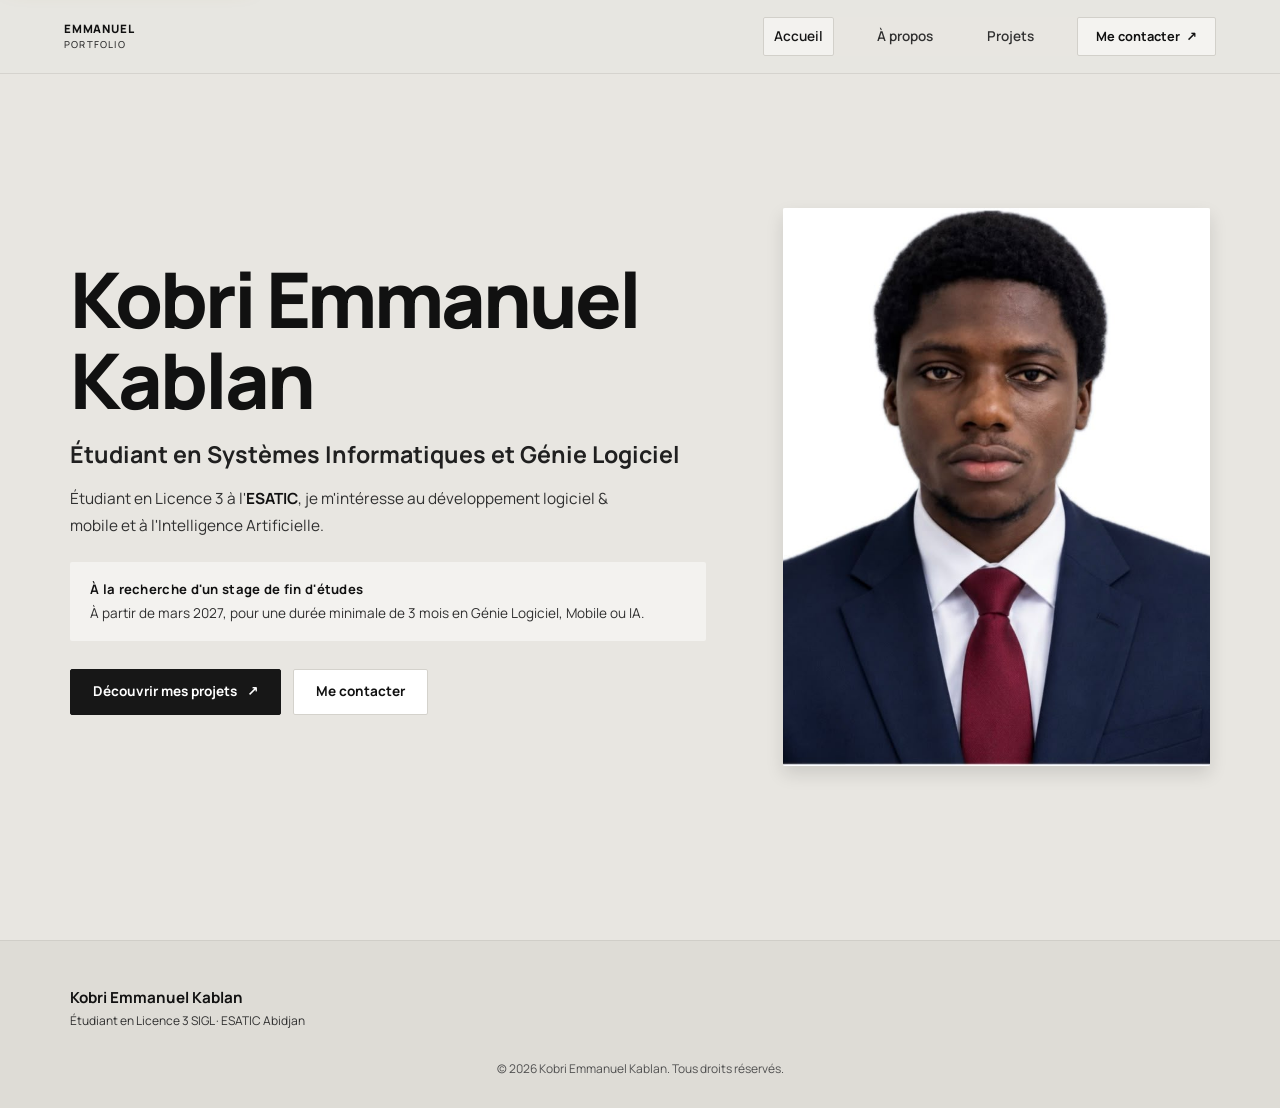
<file: index.html>
<!doctype html>
<html lang="fr">
<head>
	<meta charset="utf-8">
	<meta name="viewport" content="width=device-width, initial-scale=1">
	<meta name="theme-color" content="#e8e6e1">
	<meta name="description" content="Portfolio de Kobri Emmanuel Kablan, étudiant en Licence 3 SIGL à l'ESATIC. Développement mobile, Big Data et Intelligence Artificielle. En recherche d'un stage de fin d'études dès mars 2027.">
	<meta name="author" content="Kobri Emmanuel Kablan">
	<title>Kobri Emmanuel Kablan | Portfolio | Étudiant ESATIC &amp; Développeur Logiciel / IA</title>
	<link rel="preconnect" href="https://fonts.googleapis.com">
	<link rel="preconnect" href="https://fonts.gstatic.com" crossorigin>
	<link href="https://fonts.googleapis.com/css2?family=Manrope:wght@400;500;600;700;800&display=swap" rel="stylesheet">
	<link rel="stylesheet" href="style.css">
	<script src="script.js" defer></script>
</head>
<body>
	<div class="reading-progress" id="reading-progress" aria-hidden="true"></div>
	<a class="skip-link" href="#contenu">Aller directement au contenu</a>

	<header class="site-header" id="site-header">
		<a class="wordmark" href="index.html#accueil" aria-label="Kobri Emmanuel Kablan, retour à l'accueil">
			<span class="wordmark-name">EMMANUEL<br><span>PORTFOLIO</span></span>
		</a>

		<button class="menu-toggle" type="button" aria-expanded="false" aria-controls="site-nav" aria-label="Ouvrir le menu de navigation">
			<span></span><span></span><span></span>
		</button>

		<nav class="site-nav" id="site-nav" aria-label="Navigation principale">
			<a class="nav-link active" href="index.html#accueil" aria-current="page">Accueil</a>
			<a class="nav-link" href="a-propos.html#apropos">À propos</a>
			<a class="nav-link" href="projets.html#projets">Projets</a>
			<a class="nav-contact" href="contact.html#contact">Me contacter <span aria-hidden="true">↗</span></a>
		</nav>
	</header>

	<main id="contenu">
		<section class="hero section-wrap" id="accueil" aria-labelledby="hero-title">
			<div class="hero-copy">
				<h1 id="hero-title">Kobri Emmanuel Kablan</h1>
				<p class="hero-role">Étudiant en Systèmes Informatiques et Génie Logiciel</p>
				<p class="hero-intro">Étudiant en Licence 3 à l'<strong>ESATIC</strong>, je m'intéresse au développement logiciel & mobile et à l'Intelligence Artificielle.</p>

				<div class="stage-callout">
					<div class="callout-text">
						<strong>À la recherche d'un stage de fin d'études</strong>
						<p>À partir de mars 2027, pour une durée minimale de 3 mois en Génie Logiciel, Mobile ou IA.</p>
					</div>
				</div>

				<div class="hero-actions">
					<a class="button button-primary" href="projets.html#projets">Découvrir mes projets <span aria-hidden="true">↗</span></a>
					<a class="button button-secondary" href="contact.html#contact">Me contacter</a>
				</div>
			</div>

			<aside class="profile-panel" aria-label="Photo de Kobri Emmanuel Kablan">
				<div class="profile-media-box">
					<img class="profile-img" src="images/profil_blanc.jpeg" alt="Portrait de Kobri Emmanuel Kablan" width="1078" height="926" fetchpriority="high">
				</div>
			</aside>
		</section>
	</main>

	<div class="toast" id="toast" role="status" aria-live="polite"></div>

	<footer class="site-footer">
		<div class="footer-content section-wrap">
			<div class="footer-brand">
				<div><strong>Kobri Emmanuel Kablan</strong><p>Étudiant en Licence 3 SIGL · ESATIC Abidjan</p></div>
			</div>
			<div class="footer-copy">
				<span>© <span id="year">2026</span> Kobri Emmanuel Kablan. Tous droits réservés.</span>
			</div>
		</div>
	</footer>
</body>
</html>
</file>
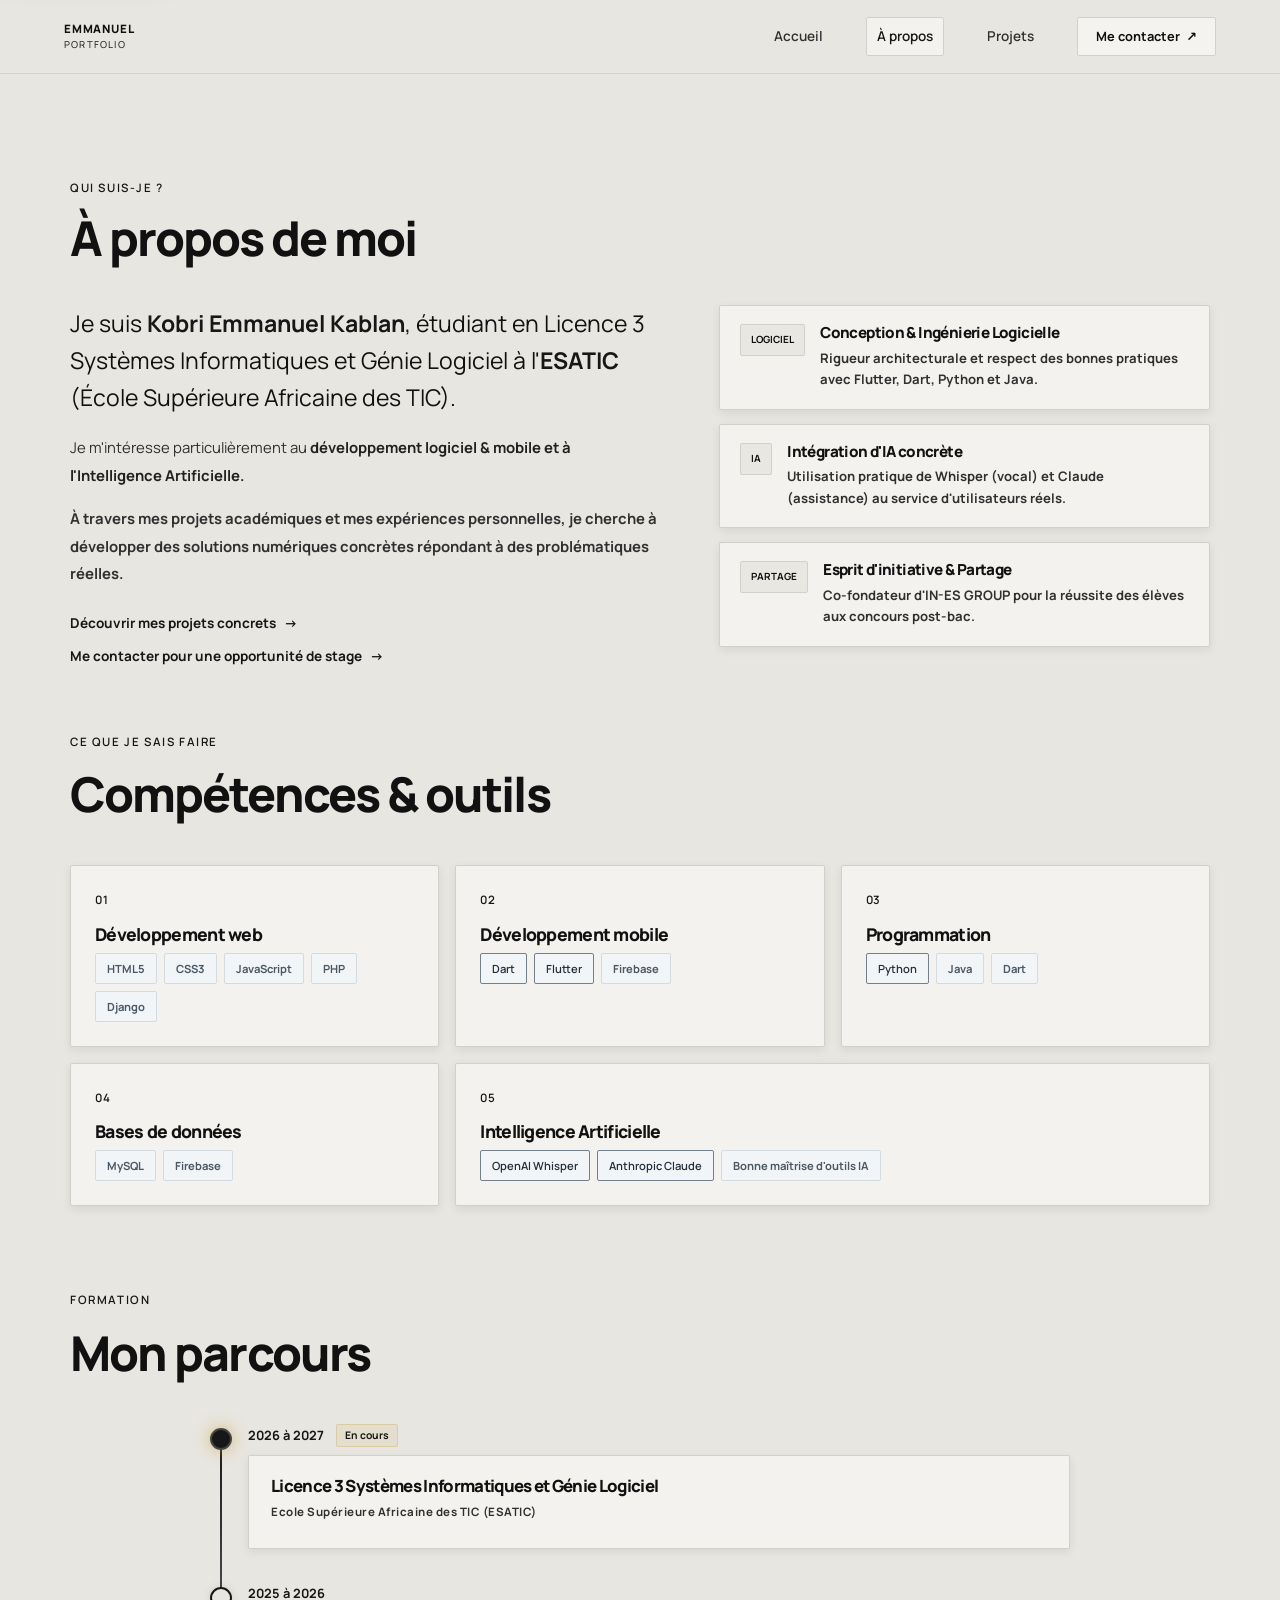
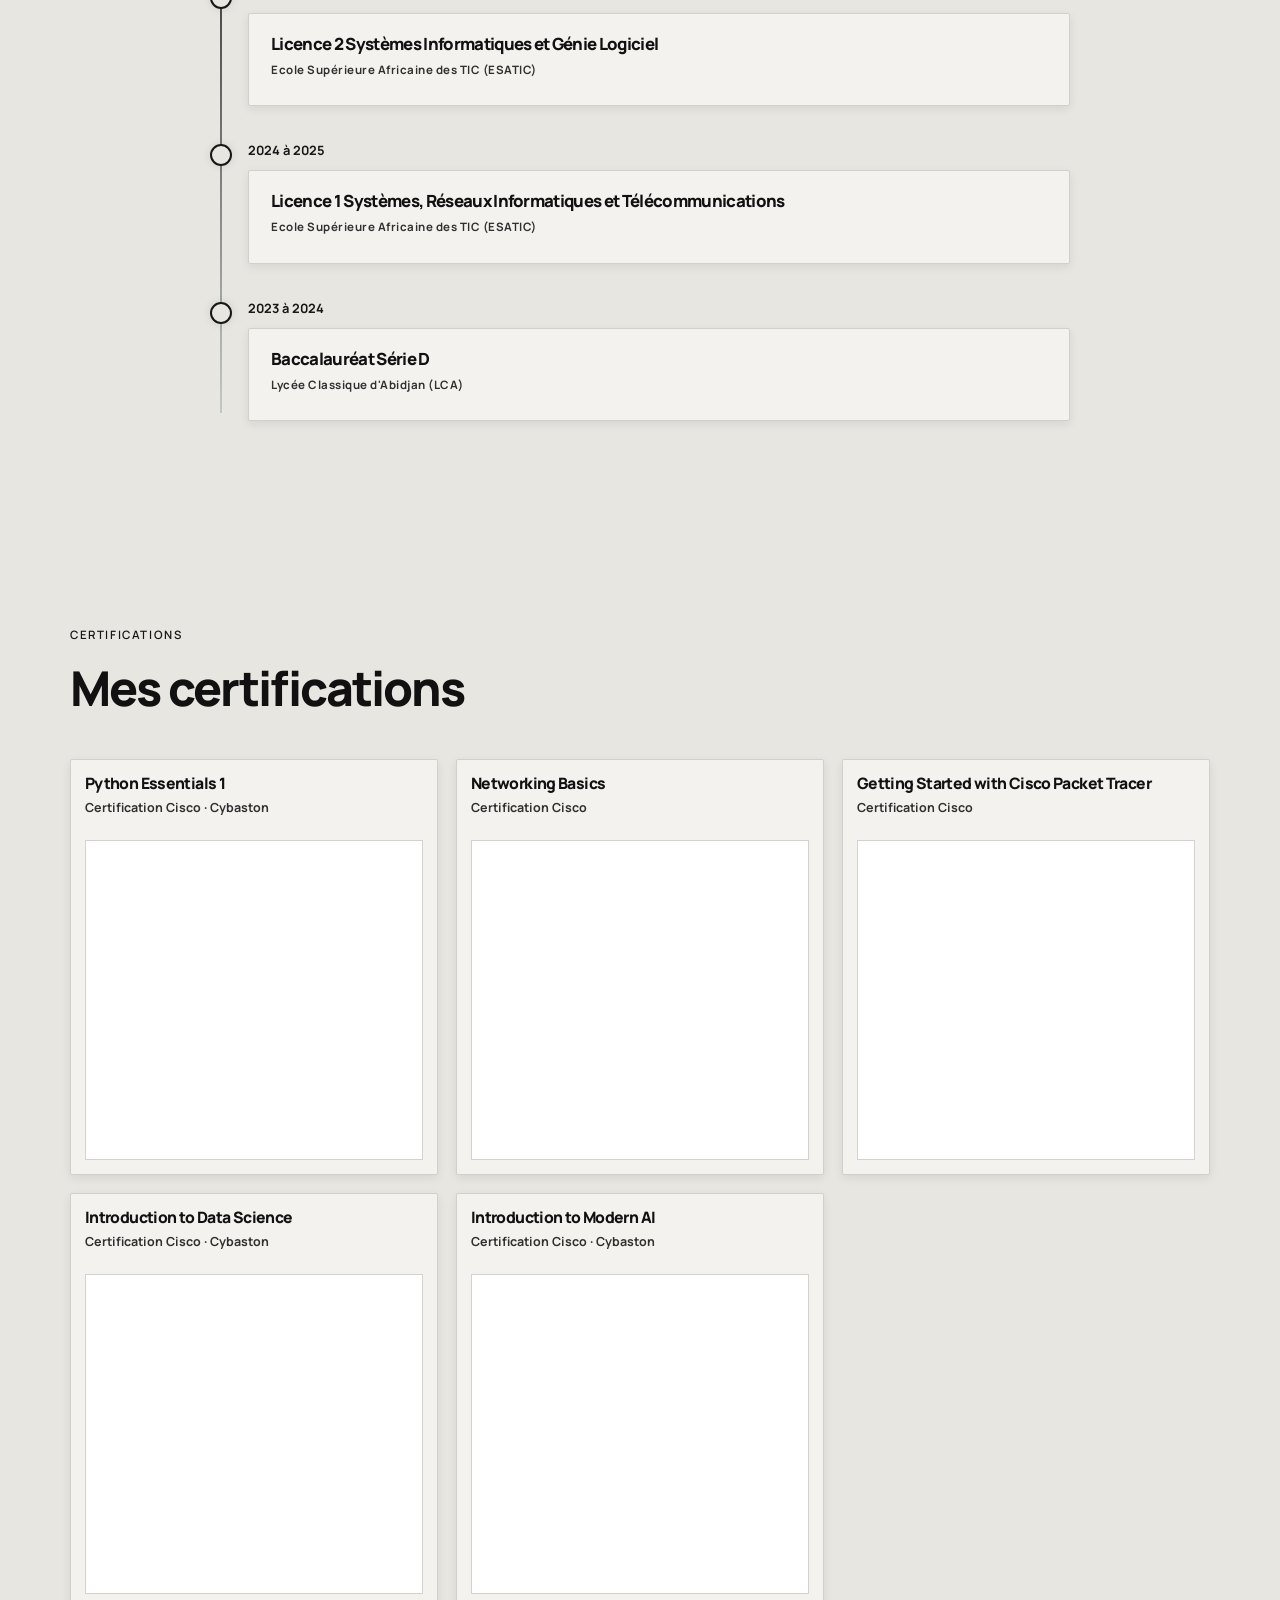
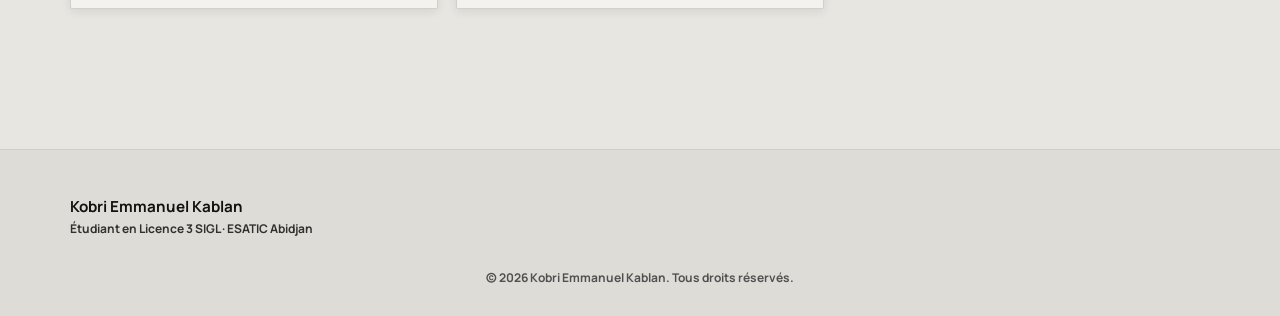
<file: a-propos.html>
<!doctype html>
<html lang="fr">
<head>
	<meta charset="utf-8">
	<meta name="viewport" content="width=device-width, initial-scale=1">
	<meta name="theme-color" content="#e8e6e1">
	<meta name="description" content="À propos de Kobri Emmanuel Kablan : parcours à l'ESATIC, compétences et certifications en génie logiciel et IA.">
	<title>À propos | Kobri Emmanuel Kablan | Portfolio</title>
	<link rel="preconnect" href="https://fonts.googleapis.com">
	<link rel="preconnect" href="https://fonts.gstatic.com" crossorigin>
	<link href="https://fonts.googleapis.com/css2?family=Manrope:wght@400;500;600;700;800&display=swap" rel="stylesheet">
	<link rel="stylesheet" href="style.css">
	<script src="script.js" defer></script>
</head>
<body>
	<div class="reading-progress" id="reading-progress" aria-hidden="true"></div>
	<a class="skip-link" href="#contenu">Aller au contenu</a>

	<header class="site-header" id="site-header">
		<a class="wordmark" href="index.html#accueil" aria-label="Kobri Emmanuel Kablan, retour à l'accueil">
			<span class="wordmark-name">EMMANUEL<br><span>PORTFOLIO</span></span>
		</a>

		<button class="menu-toggle" type="button" aria-expanded="false" aria-controls="site-nav" aria-label="Ouvrir le menu de navigation">
			<span></span><span></span><span></span>
		</button>

		<nav class="site-nav" id="site-nav" aria-label="Navigation principale">
			<a class="nav-link" href="index.html#accueil">Accueil</a>
			<a class="nav-link active" href="a-propos.html" aria-current="page">À propos</a>
			<a class="nav-link" href="projets.html">Projets</a>
			<a class="nav-contact" href="contact.html">Me contacter <span aria-hidden="true">↗</span></a>
		</nav>
	</header>

	<main id="contenu">
		<section class="content-section section-wrap" id="apropos" aria-labelledby="about-title">
			<div class="section-heading">
				<p class="eyebrow">QUI SUIS-JE ?</p>
				<h1 id="about-title">À propos <span>de moi</span></h1>
			</div>

			<div class="about-layout">
				<div class="about-lead-box">
					<p class="about-lead">
						Je suis <strong>Kobri Emmanuel Kablan</strong>, étudiant en Licence 3 Systèmes Informatiques et Génie Logiciel à l'<strong>ESATIC</strong> (École Supérieure Africaine des TIC).
					</p>
					<p class="about-text">
						Je m'intéresse particulièrement au <strong>développement logiciel & mobile et à l'<strong>Intelligence Artificielle</strong>.
					</p>
					<p class="about-text">
						À travers mes projets académiques et mes expériences personnelles, je cherche à développer des solutions numériques concrètes répondant à des problématiques réelles.
					</p>
					<div class="about-links">
						<a class="text-link" href="projets.html#projets">
							Découvrir mes projets concrets <span aria-hidden="true">→</span>
						</a>
						<a class="text-link" href="contact.html">
							Me contacter pour une opportunité de stage <span aria-hidden="true">→</span>
						</a>
					</div>
				</div>

				<div class="about-cards-col">
					<div class="atout-card">
						<div class="atout-icon" aria-hidden="true">LOGICIEL</div>
						<div>
							<h3>Conception &amp; Ingénierie Logicielle</h3>
							<p>Rigueur architecturale et respect des bonnes pratiques avec Flutter, Dart, Python et Java.</p>
						</div>
					</div>
					<div class="atout-card">
						<div class="atout-icon" aria-hidden="true">IA</div>
						<div>
							<h3>Intégration d'IA concrète</h3>
							<p>Utilisation pratique de Whisper (vocal) et Claude (assistance) au service d'utilisateurs réels.</p>
						</div>
					</div>
					<div class="atout-card">
						<div class="atout-icon" aria-hidden="true">PARTAGE</div>
						<div>
							<h3>Esprit d'initiative &amp; Partage</h3>
							<p>Co-fondateur d'IN-ES GROUP pour la réussite des élèves aux concours post-bac.</p>
						</div>
					</div>
				</div>
			</div>

			<!-- Compétences -->
			<div class="section-heading" id="competences" data-nav-section style="margin-top: 60px;">
				<p class="eyebrow">CE QUE JE SAIS FAIRE</p>
				<h2>Compétences <span>&amp; outils</span></h2>
			</div>

			<div class="skills-grid">
				<article class="skill-card">
					<div class="card-header"><span class="card-index">01</span></div>
					<h3>Développement web</h3>
					<ul class="tag-list"><li>HTML5</li><li>CSS3</li><li>JavaScript</li><li>PHP</li><li>Django</li></ul>
				</article>

				<article class="skill-card skill-card-highlight">
					<div class="card-header"><span class="card-index">02</span></div>
					<h3>Développement mobile</h3>
					<ul class="tag-list"><li class="tag-strong">Dart</li><li class="tag-strong">Flutter</li><li>Firebase</li></ul>
				</article>

				<article class="skill-card">
					<div class="card-header"><span class="card-index">03</span></div>
					<h3>Programmation</h3>
					<ul class="tag-list"><li class="tag-strong">Python</li><li>Java</li><li>Dart</li></ul>
				</article>

				<article class="skill-card">
					<div class="card-header"><span class="card-index">04</span></div>
					<h3>Bases de données</h3>
					<ul class="tag-list"><li>MySQL</li><li>Firebase</li></ul>
				</article>

				<article class="skill-card skill-card-wide skill-card-ai">
					<div class="card-header"><span class="card-index">05</span></div>
					<h3>Intelligence Artificielle</h3>
					<ul class="tag-list"><li class="tag-strong">OpenAI Whisper</li><li class="tag-strong">Anthropic Claude</li><li>Bonne maîtrise d'outils IA</li></ul>
				</article>
			</div>

			<!-- Parcours -->
			<div class="section-heading" id="parcours" data-nav-section style="margin-top: 80px;">
				<p class="eyebrow">FORMATION</p>
				<h2>Mon <span>parcours</span></h2>
			</div>

			<div class="timeline-container">
				<div class="timeline">
					<article class="timeline-item timeline-current">
						<div class="timeline-meta"><span class="timeline-date">2026 à 2027</span><span class="timeline-badge-status">En cours</span></div>
						<div class="timeline-marker"></div>
						<div class="timeline-content">
							<h3>Licence 3  Systèmes Informatiques et Génie Logiciel</h3>
							<span class="timeline-school">Ecole Supérieure Africaine des TIC (ESATIC)</span>
						</div>
					</article>
					<article class="timeline-item">
						<div class="timeline-meta"><span class="timeline-date">2025 à 2026</span></div>
						<div class="timeline-marker"></div>
						<div class="timeline-content">
							<h3>Licence 2  Systèmes Informatiques et Génie Logiciel</h3>
							<span class="timeline-school">Ecole Supérieure Africaine des TIC (ESATIC)</span>
						</div>
					</article>
					<article class="timeline-item">
						<div class="timeline-meta"><span class="timeline-date">2024 à 2025</span></div>
						<div class="timeline-marker"></div>
						<div class="timeline-content">
							<h3>Licence 1  Systèmes, Réseaux Informatiques et Télécommunications</h3>
							<span class="timeline-school">Ecole Supérieure Africaine des TIC (ESATIC)</span>
						</div>
					</article>
					<article class="timeline-item">
						<div class="timeline-meta"><span class="timeline-date">2023 à 2024</span></div>
						<div class="timeline-marker"></div>
						<div class="timeline-content">
							<h3>Baccalauréat Série D</h3>
							<span class="timeline-school">Lycée Classique d'Abidjan (LCA)</span>
						</div>
					</article>
				</div>
			</div>

		</section>

		<section class="content-section section-wrap" id="certifications" aria-labelledby="certifications-title">
			<div class="section-heading">
				<p class="eyebrow">CERTIFICATIONS</p>
				<h2>Mes <span>certifications</span></h2>
			</div>

			<div class="cert-grid">
				<article class="cert-card">
					<div>
						<h3>Python Essentials 1</h3>
						<p>Certification Cisco · Cybaston</p>
					</div>
					<iframe class="certificate-preview" src="images/Python_Essentials_1_certificate_kablan-emmanuel26-gmail-com_4e81d8d1-bbd3-4084-8298-7f023b5cfa29.pdf#toolbar=1&amp;navpanes=0&amp;view=Fit" title="Aperçu intégré de la certification Python Essentials 1" loading="lazy">
						<p>Votre navigateur ne peut pas afficher cet aperçu. <a href="images/Python_Essentials_1_certificate_kablan-emmanuel26-gmail-com_4e81d8d1-bbd3-4084-8298-7f023b5cfa29.pdf">Ouvrir la certification</a>.</p>
					</iframe>
				</article>
				<article class="cert-card">
					<div>
						<h3>Networking Basics</h3>
						<p>Certification Cisco</p>
					</div>
					<iframe class="certificate-preview" src="images/Networking_Basics_certificate_kablan-emmanuel26-gmail-com_d68b3330-6767-4202-aaf8-ec90f1f76aaf.pdf#toolbar=1&amp;navpanes=0&amp;view=Fit" title="Aperçu intégré de la certification Networking Basics" loading="lazy">
						<p>Votre navigateur ne peut pas afficher cet aperçu. <a href="images/Networking_Basics_certificate_kablan-emmanuel26-gmail-com_d68b3330-6767-4202-aaf8-ec90f1f76aaf.pdf">Ouvrir la certification</a>.</p>
					</iframe>
				</article>
				<article class="cert-card">
					<div>
						<h3>Getting Started with Cisco Packet Tracer</h3>
						<p>Certification Cisco</p>
					</div>
					<iframe class="certificate-preview" src="images/Getting_Started_with_Cisco_Packet_Tracer_certificate_kablan-emmanuel26-gmail-com_cc2d4e90-10db-4b64-9904-9e21bae38999.pdf#toolbar=1&amp;navpanes=0&amp;view=Fit" title="Aperçu intégré de la certification Getting Started with Cisco Packet Tracer" loading="lazy">
						<p>Votre navigateur ne peut pas afficher cet aperçu. <a href="images/Getting_Started_with_Cisco_Packet_Tracer_certificate_kablan-emmanuel26-gmail-com_cc2d4e90-10db-4b64-9904-9e21bae38999.pdf">Ouvrir la certification</a>.</p>
					</iframe>
				</article>
				<article class="cert-card">
					<div>
						<h3>Introduction to Data Science</h3>
						<p>Certification Cisco · Cybaston</p>
					</div>
					<iframe class="certificate-preview" src="images/Introduction_to_Data_Science_certificate_kablan-emmanuel26-gmail-com_1359fbe3-afa2-4ae8-a5bf-e38b0e1bd7b5.pdf#toolbar=1&amp;navpanes=0&amp;view=Fit" title="Aperçu intégré de la certification Introduction to Data Science" loading="lazy">
						<p>Votre navigateur ne peut pas afficher cet aperçu. <a href="images/Introduction_to_Data_Science_certificate_kablan-emmanuel26-gmail-com_1359fbe3-afa2-4ae8-a5bf-e38b0e1bd7b5.pdf">Ouvrir la certification</a>.</p>
					</iframe>
				</article>
				<article class="cert-card">
					<div>
						<h3>Introduction to Modern AI</h3>
						<p>Certification Cisco · Cybaston</p>
					</div>
					<iframe class="certificate-preview" src="images/Introduction_to_Modern_AI_certificate_kablan-emmanuel26-gmail-com_6c79bf67-bd89-431f-9302-7c477e73f7c2.pdf#toolbar=1&amp;navpanes=0&amp;view=Fit" title="Aperçu intégré de la certification Introduction to Modern AI" loading="lazy">
						<p>Votre navigateur ne peut pas afficher cet aperçu. <a href="images/Introduction_to_Modern_AI_certificate_kablan-emmanuel26-gmail-com_6c79bf67-bd89-431f-9302-7c477e73f7c2.pdf">Ouvrir la certification</a>.</p>
					</iframe>
				</article>
			</div>
		</section>
	</main>

	<footer class="site-footer">
		<div class="footer-content section-wrap">
			<div class="footer-brand">
				<div><strong>Kobri Emmanuel Kablan</strong><p>Étudiant en Licence 3 SIGL · ESATIC Abidjan</p></div>
			</div>
			<div class="footer-copy">
				<span>© <span id="year">2026</span> Kobri Emmanuel Kablan. Tous droits réservés.</span>
			</div>
		</div>
	</footer>
</body>
</html>
</file>
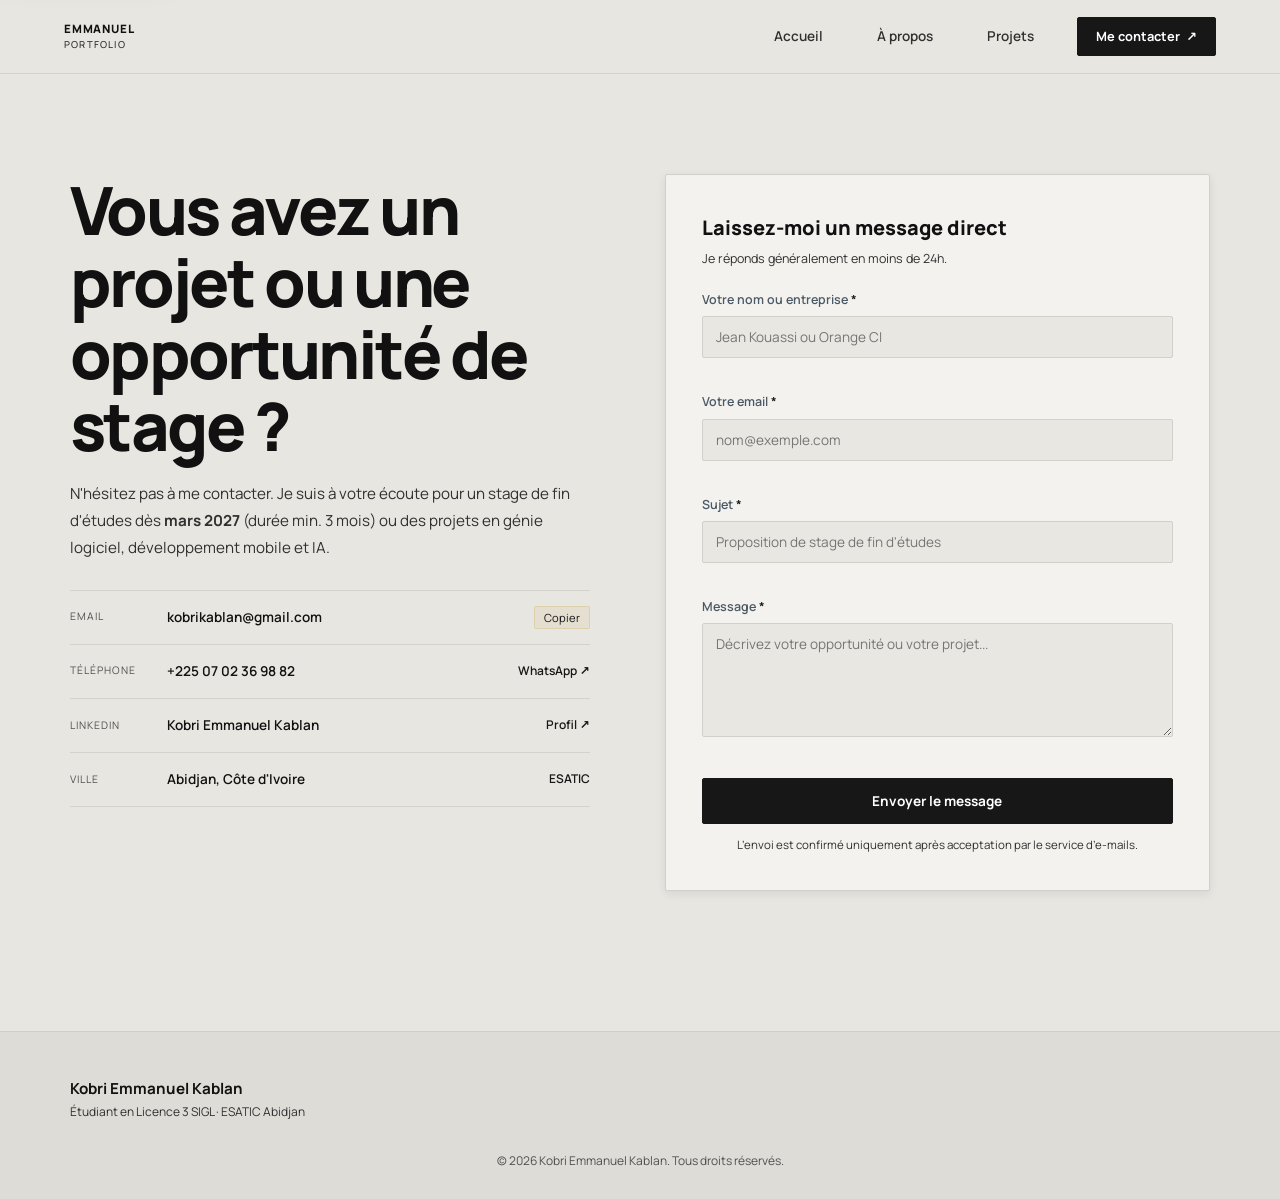
<file: contact.html>
<!doctype html>
<html lang="fr">
<head>
	<meta charset="utf-8">
	<meta name="viewport" content="width=device-width, initial-scale=1">
	<meta name="theme-color" content="#e8e6e1">
	<meta name="description" content="Contactez Kobri Emmanuel Kablan, étudiant à l'ESATIC pour un stage dès mars 2027 ou un projet logiciel et IA.">
	<title>Contact | Kobri Emmanuel Kablan | Portfolio</title>
	<link rel="preconnect" href="https://fonts.googleapis.com">
	<link rel="preconnect" href="https://fonts.gstatic.com" crossorigin>
	<link href="https://fonts.googleapis.com/css2?family=Manrope:wght@400;500;600;700;800&display=swap" rel="stylesheet">
	<link rel="stylesheet" href="style.css">
	<script src="script.js" defer></script>
</head>
<body>
	<div class="reading-progress" id="reading-progress" aria-hidden="true"></div>
	<a class="skip-link" href="#contenu">Aller au contenu</a>

	<header class="site-header" id="site-header">
		<a class="wordmark" href="index.html#accueil" aria-label="Kobri Emmanuel Kablan, retour à l'accueil">
			<span class="wordmark-name">EMMANUEL<br><span>PORTFOLIO</span></span>
		</a>

		<button class="menu-toggle" type="button" aria-expanded="false" aria-controls="site-nav" aria-label="Ouvrir le menu de navigation">
			<span></span><span></span><span></span>
		</button>

		<nav class="site-nav" id="site-nav" aria-label="Navigation principale">
			<a class="nav-link" href="index.html#accueil">Accueil</a>
			<a class="nav-link" href="a-propos.html#apropos">À propos</a>
			<a class="nav-link" href="projets.html#projets">Projets</a>
			<a class="nav-contact active" href="contact.html" aria-current="page">Me contacter <span aria-hidden="true">↗</span></a>
		</nav>
	</header>

	<main id="contenu">
		<section class="content-section contact-section" id="contact" aria-labelledby="contact-title">
			<div class="section-wrap contact-layout">
				<div class="contact-copy">
					<h1 id="contact-title">
						Vous avez un projet ou une <span>opportunité de stage ?</span>
					</h1>
					<p class="contact-intro">
						N'hésitez pas à me contacter. Je suis à votre écoute pour un stage de fin d'études dès <strong>mars 2027</strong> (durée min. 3 mois) ou des projets en génie logiciel, développement mobile et IA.
					</p>

					<div class="contact-details">
						<div class="contact-row">
							<span class="contact-label">EMAIL</span>
							<a class="contact-value" href="mailto:kobrikablan@gmail.com?subject=Contact%20depuis%20le%20portfolio">
								kobrikablan@gmail.com
							</a>
							<button class="btn-copy" type="button" data-copy="kobrikablan@gmail.com" title="Copier l'adresse email">
								Copier
							</button>
						</div>

						<div class="contact-row">
							<span class="contact-label">TÉLÉPHONE</span>
							<a class="contact-value" href="tel:+2250702369882">
								+225 07 02 36 98 82
							</a>
							<a class="contact-sublink" href="https://wa.me/2250702369882" target="_blank" rel="noopener noreferrer">
								WhatsApp ↗
							</a>
						</div>

						<div class="contact-row">
							<span class="contact-label">LINKEDIN</span>
							<a class="contact-value" href="https://www.linkedin.com/in/emmanuelkablan" target="_blank" rel="noopener noreferrer">
								Kobri Emmanuel Kablan
							</a>
							<span class="contact-sublink">Profil ↗</span>
						</div>

						<div class="contact-row">
							<span class="contact-label">VILLE</span>
							<span class="contact-value">Abidjan, Côte d'Ivoire</span>
							<span class="contact-sublink">ESATIC</span>
						</div>
					</div>
				</div>

				<form class="contact-form" id="contact-form" action="/api/contact" method="post" novalidate>
					<p class="form-heading">Laissez-moi un message direct</p>
					<p class="form-subheading">Je réponds généralement en moins de 24h.</p>

					<div class="form-group">
						<label for="name">Votre nom ou entreprise <span class="required">*</span></label>
						<input id="name" name="name" type="text" placeholder="Jean Kouassi ou Orange CI" autocomplete="name" required>
						<span class="input-error" id="name-error" aria-live="polite"></span>
					</div>

					<div class="form-group">
						<label for="email">Votre email <span class="required">*</span></label>
						<input id="email" name="email" type="email" placeholder="nom@exemple.com" autocomplete="email" required>
						<span class="input-error" id="email-error" aria-live="polite"></span>
					</div>

					<div class="form-group">
						<label for="subject">Sujet <span class="required">*</span></label>
						<input id="subject" name="subject" type="text" placeholder="Proposition de stage de fin d'études" required>
						<span class="input-error" id="subject-error" aria-live="polite"></span>
					</div>

					<div class="form-group">
						<label for="message">Message <span class="required">*</span></label>
						<textarea id="message" name="message" rows="5" placeholder="Décrivez votre opportunité ou votre projet..." required></textarea>
						<span class="input-error" id="message-error" aria-live="polite"></span>
					</div>

					<button class="button button-primary form-submit" type="submit" id="btn-submit">
						<span>Envoyer le message</span>
					</button>

					<p class="form-note" id="form-note" aria-live="polite">
						L’envoi est confirmé uniquement après acceptation par le service d’e-mails.
					</p>
				</form>
			</div>
		</section>
	</main>

	<div class="toast" id="toast" role="status" aria-live="polite"></div>

	<footer class="site-footer">
		<div class="footer-content section-wrap">
			<div class="footer-brand">
				<div><strong>Kobri Emmanuel Kablan</strong><p>Étudiant en Licence 3 SIGL · ESATIC Abidjan</p></div>
			</div>
			<div class="footer-copy">
				<span>© <span id="year">2026</span> Kobri Emmanuel Kablan. Tous droits réservés.</span>
			</div>
		</div>
	</footer>
</body>
</html>
</file>
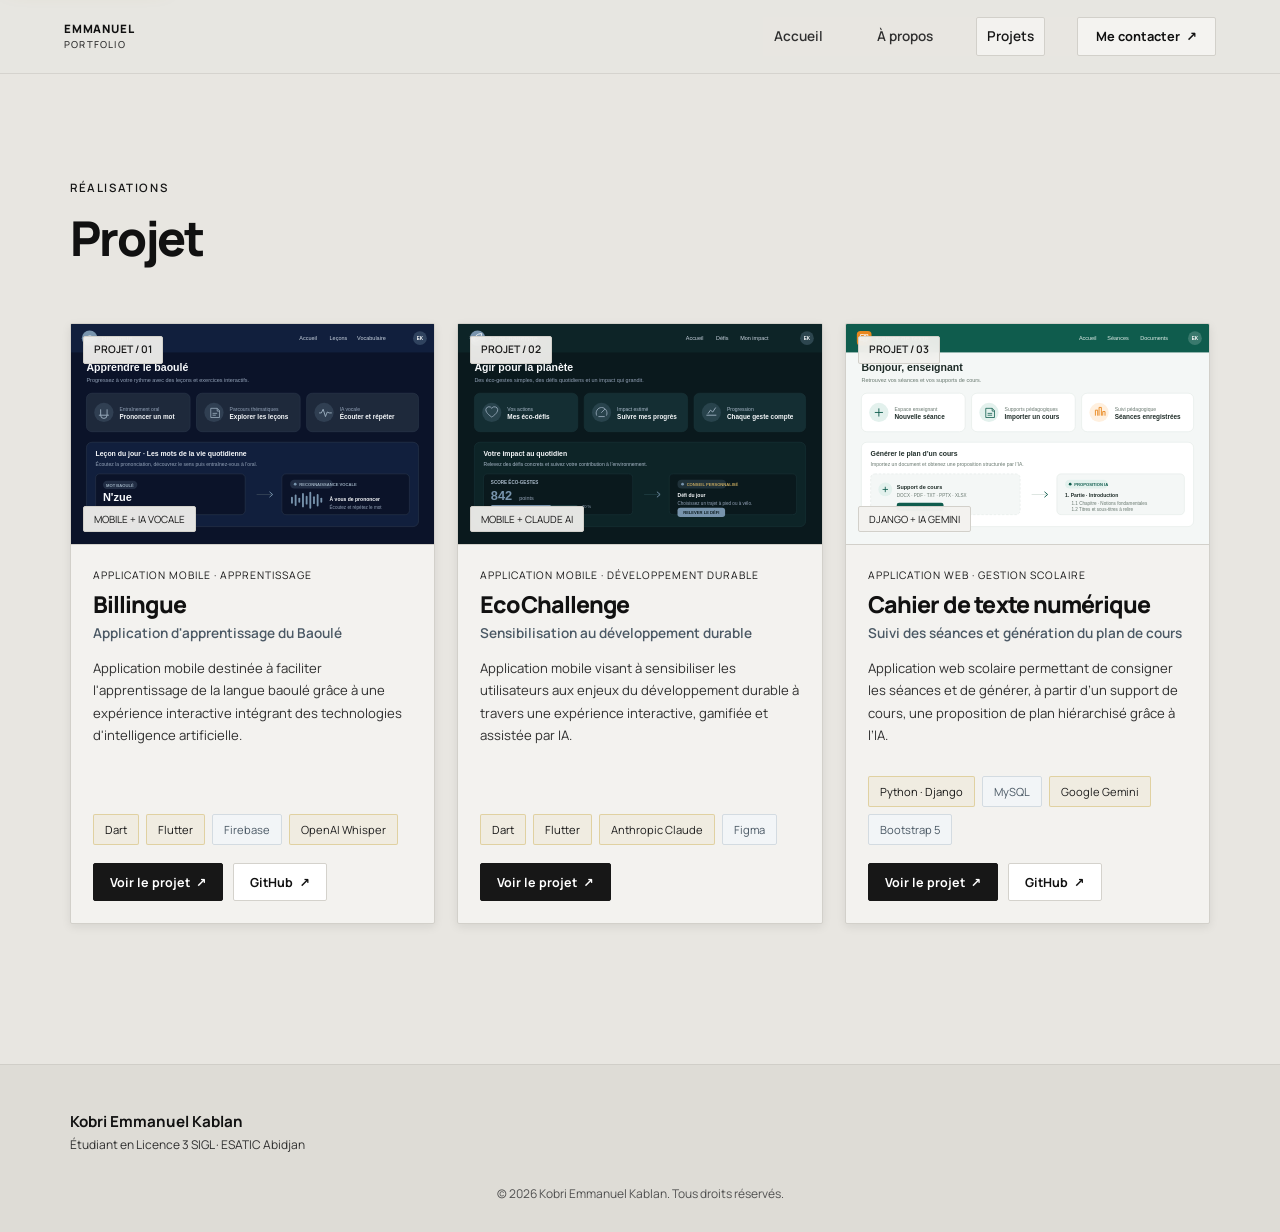
<file: projets.html>
<!doctype html>
<html lang="fr">
<head>
	<meta charset="utf-8">
	<meta name="viewport" content="width=device-width, initial-scale=1">
	<meta name="theme-color" content="#e8e6e1">
	<meta name="description" content="Découvrez les projets de Kobri Emmanuel Kablan : Billingue, EcoChallenge et un cahier de texte avec génération automatique du plan de cours.">
	<title>Projets | Kobri Emmanuel Kablan | Portfolio</title>
	<link rel="preconnect" href="https://fonts.googleapis.com">
	<link rel="preconnect" href="https://fonts.gstatic.com" crossorigin>
	<link href="https://fonts.googleapis.com/css2?family=Manrope:wght@400;500;600;700;800&display=swap" rel="stylesheet">
	<link rel="stylesheet" href="style.css">
	<script src="script.js" defer></script>
</head>
<body>
	<div class="reading-progress" id="reading-progress" aria-hidden="true"></div>
	<a class="skip-link" href="#contenu">Aller au contenu</a>

	<header class="site-header" id="site-header">
		<a class="wordmark" href="index.html#accueil" aria-label="Kobri Emmanuel Kablan, retour à l'accueil">
			<span class="wordmark-name">EMMANUEL<br><span>PORTFOLIO</span></span>
		</a>

		<button class="menu-toggle" type="button" aria-expanded="false" aria-controls="site-nav" aria-label="Ouvrir le menu de navigation">
			<span></span><span></span><span></span>
		</button>

		<nav class="site-nav" id="site-nav" aria-label="Navigation principale">
			<a class="nav-link" href="index.html#accueil">Accueil</a>
			<a class="nav-link" href="a-propos.html#apropos">À propos</a>
			<a class="nav-link active" href="projets.html#projets" aria-current="page">Projets</a>
			<a class="nav-contact" href="contact.html#contact">Me contacter <span aria-hidden="true">↗</span></a>
		</nav>
	</header>

	<main id="contenu">
		<section class="content-section projects-section" id="projets" aria-labelledby="projects-title">
			<div class="section-wrap">
				<div class="section-heading section-heading-row">
					<div>
						<p class="eyebrow">RÉALISATIONS</p>
						<h1 id="projects-title">Projet</h1>
					</div>
				</div>

				<div class="projects-grid">
					<!-- PROJET 1 : BILLINGUE -->
					<article class="project-card project-billingue" data-project="billingue">
						<div class="project-media-wrap">
							<img class="project-img" src="images/billingue.svg" alt="Aperçu du projet Billingue" width="600" height="360" loading="lazy">
							<span class="project-badge">PROJET / 01</span>
							<span class="project-pill-tech">MOBILE + IA VOCALE</span>
						</div>
						<div class="project-body">
							<p class="project-type">APPLICATION MOBILE · APPRENTISSAGE</p>
							<h3 class="project-title">Billingue</h3>
							<p class="project-subtitle">Application d'apprentissage du Baoulé</p>
							<p class="project-desc">
								Application mobile destinée à faciliter l'apprentissage de la langue baoulé grâce à une expérience interactive intégrant des technologies d'intelligence artificielle.
							</p>
							<ul class="tag-list">
								<li class="tag-accent">Dart</li>
								<li class="tag-accent">Flutter</li>
								<li>Firebase</li>
								<li class="tag-glow">OpenAI Whisper</li>
							</ul>
							<div class="project-actions">
								<button class="button button-primary button-sm btn-open-modal" type="button" data-modal="billingue">
									Voir le projet <span aria-hidden="true">↗</span>
								</button>
								<a class="button button-secondary button-sm" href="https://github.com/kobenanadingraj-code/Projet-de-langue" target="_blank" rel="noopener noreferrer">
									GitHub <span aria-hidden="true">↗</span>
								</a>
							</div>
						</div>
					</article>

					<!-- PROJET 2 : ECOCHALLENGE -->
					<article class="project-card project-eco" data-project="ecochallenge">
						<div class="project-media-wrap">
							<img class="project-img" src="images/ecochallenge.svg" alt="Aperçu du projet EcoChallenge" width="600" height="360" loading="lazy">
							<span class="project-badge">PROJET / 02</span>
							<span class="project-pill-tech">MOBILE + CLAUDE AI</span>
						</div>
						<div class="project-body">
							<p class="project-type">APPLICATION MOBILE · DÉVELOPPEMENT DURABLE</p>
							<h3 class="project-title">EcoChallenge</h3>
							<p class="project-subtitle">Sensibilisation au développement durable</p>
							<p class="project-desc">
								Application mobile visant à sensibiliser les utilisateurs aux enjeux du développement durable à travers une expérience interactive, gamifiée et assistée par IA.
							</p>
							<ul class="tag-list">
								<li class="tag-accent">Dart</li>
								<li class="tag-accent">Flutter</li>
								<li class="tag-glow">Anthropic Claude</li>
								<li>Figma</li>
							</ul>
							<div class="project-actions">
								<button class="button button-primary button-sm btn-open-modal" type="button" data-modal="ecochallenge">
									Voir le projet <span aria-hidden="true">↗</span>
								</button>
							</div>
						</div>
					</article>

					<!-- PROJET 3 : CAHIER DE TEXTE -->
					<article class="project-card" data-project="cahier-texte">
						<div class="project-media-wrap">
							<img class="project-img" src="images/cahier-texte.svg" alt="Aperçu du projet Cahier de texte numérique" width="600" height="360" loading="lazy">
							<span class="project-badge">PROJET / 03</span>
							<span class="project-pill-tech">DJANGO + IA GEMINI</span>
						</div>
						<div class="project-body">
							<p class="project-type">APPLICATION WEB · GESTION SCOLAIRE</p>
							<h3 class="project-title">Cahier de texte numérique</h3>
							<p class="project-subtitle">Suivi des séances et génération du plan de cours</p>
							<p class="project-desc">
								Application web scolaire permettant de consigner les séances et de générer, à partir d’un support de cours, une proposition de plan hiérarchisé grâce à l’IA.
							</p>
							<ul class="tag-list">
								<li class="tag-accent">Python · Django</li>
								<li>MySQL</li>
								<li class="tag-glow">Google Gemini</li>
								<li>Bootstrap 5</li>
							</ul>
							<div class="project-actions">
								<button class="button button-primary button-sm btn-open-modal" type="button" data-modal="cahier-texte">
									Voir le projet <span aria-hidden="true">↗</span>
								</button>
								<a class="button button-secondary button-sm" href="https://github.com/Emmanuel26-code/cahier-texte-numerique" target="_blank" rel="noopener noreferrer">
									GitHub <span aria-hidden="true">↗</span>
								</a>
							</div>
						</div>
					</article>

				</div>
			</div>
		</section>
	</main>

	<!-- Modale projet -->
	<dialog class="project-modal" id="project-modal" aria-labelledby="modal-title">
		<div class="modal-card">
			<button class="modal-close" type="button" id="modal-close" aria-label="Fermer la boîte de dialogue">&times;</button>
			<div class="modal-content" id="modal-content"></div>
		</div>
	</dialog>
	<div class="toast" id="toast" role="status" aria-live="polite"></div>

	<footer class="site-footer">
		<div class="footer-content section-wrap">
			<div class="footer-brand">
				<div><strong>Kobri Emmanuel Kablan</strong><p>Étudiant en Licence 3 SIGL · ESATIC Abidjan</p></div>
			</div>
			<div class="footer-copy">
				<span>© <span id="year">2026</span> Kobri Emmanuel Kablan. Tous droits réservés.</span>
			</div>
		</div>
	</footer>
</body>
</html>
</file>
<file: style.css>
/* --------------------------------------------------------------------------
   1. VARIABLES & DESIGN TOKENS
   -------------------------------------------------------------------------- */
:root {
	color-scheme: light;

	/* Couleurs de fond */
	--bg: #e8e6e1;
	--bg-subtle: #f0efec;
	--surface: #ffffff;
	--surface-raised: #f7f6f3;
	--surface-card: rgba(255, 255, 255, 0.94);
	--surface-glass: rgba(255, 255, 255, 0.92);

	/* Typographie & Couleurs de texte */
	--text: #111111;
	--text-secondary: #303030;
	--text-muted: #505050;

	/* Accents de couleur */
	--accent: #171717;
	--accent-hover: #444444;
	--accent-glow: rgba(0, 0, 0, 0.1);
	--accent-dark: #303030;

	--blue: #557895;
	--blue-light: #e2ebf1;
	--success: var(--blue);
	--success-bg: rgba(85, 120, 149, 0.1);
	--success-border: rgba(85, 120, 149, 0.3);

	--warning: #b18b39;
	--warning-bg: rgba(177, 139, 57, 0.1);
	--warning-border: rgba(177, 139, 57, 0.35);

	/* Lignes et bordures */
	--line: #d4d2cc;
	--line-light: rgba(20, 20, 20, 0.14);
	--line-glow: rgba(20, 20, 20, 0.12);

	/* Polices de caractères */
	--font-sans: "Manrope", system-ui, -apple-system, BlinkMacSystemFont, "Segoe UI", Roboto, sans-serif;
	--font-mono: var(--font-sans);

	/* Rayons de courbure */
	--radius-sm: 2px;
	--radius-md: 3px;
	--radius-lg: 3px;
	--radius-full: 9999px;

	/* Ombres et profondeur */
	--shadow-sm: 0 3px 10px rgba(0, 0, 0, 0.08);
	--shadow-md: 0 8px 18px rgba(0, 0, 0, 0.12);
	--shadow-lg: 0 12px 25px rgba(0, 0, 0, 0.16);
	--shadow-glow: 0 0 25px var(--accent-glow);

	/* Transitions */
	--transition-fast: 160ms cubic-bezier(0.16, 1, 0.3, 1);
	--transition: 240ms cubic-bezier(0.16, 1, 0.3, 1);
}

/* --------------------------------------------------------------------------
   2. RESET & BASE NATURELLE
   -------------------------------------------------------------------------- */
*, *::before, *::after {
	box-sizing: border-box;
	margin: 0;
	padding: 0;
}

html {
	scroll-behavior: smooth;
	scroll-padding-top: 86px;
	font-size: 16px;
}

body {
	background-color: var(--bg);
	color: var(--text);
	font-family: var(--font-sans);
	font-size: 0.95rem;
	line-height: 1.7;
	-webkit-font-smoothing: antialiased;
	-moz-osx-font-smoothing: grayscale;
	text-rendering: optimizeLegibility;
	overflow-x: hidden;
	position: relative;
}

/* Subtile grille lumineuse en arrière-plan */
body::before {
	content: "";
	position: fixed;
	inset: 0;
	background-image:
		radial-gradient(circle at 15% 15%, rgba(85, 120, 149, 0.045) 0%, transparent 40%),
		radial-gradient(circle at 85% 65%, rgba(177, 139, 57, 0.035) 0%, transparent 40%);
	pointer-events: none;
	z-index: -1;
}

img, svg, picture {
	display: block;
	max-width: 100%;
	height: auto;
}

a {
	color: inherit;
	text-decoration: none;
	transition: color var(--transition-fast), border-color var(--transition-fast), background-color var(--transition-fast);
}

button, input, textarea {
	font-family: inherit;
	color: inherit;
	font-size: inherit;
}

::selection {
	 color: #111111;
	background: var(--accent);
}

/* --------------------------------------------------------------------------
   3. STRUCTURE & UTILITAIRES
   -------------------------------------------------------------------------- */
.section-wrap {
	width: min(1140px, 90%);
	margin-inline: auto;
}

.skip-link {
	position: fixed;
	z-index: 200;
	top: 14px;
	left: 14px;
	padding: 10px 18px;
	background: var(--accent);
	color: #111111;
	font-weight: 700;
	font-size: 0.85rem;
	border-radius: var(--radius-sm);
	box-shadow: 0 4px 20px rgba(199, 167, 66, 0.5);
	transform: translateY(-180%);
	transition: transform var(--transition);
}

.skip-link:focus {
	transform: translateY(0);
}

/* Barre de progression de lecture */
.reading-progress {
	position: fixed;
	top: 0;
	left: 0;
	height: 3px;
	width: 0%;
	background: linear-gradient(90deg, var(--accent) 0%, #c7a742 100%);
	box-shadow: 0 0 10px rgba(199, 167, 66, 0.6);
	z-index: 100;
	transition: width 80ms ease-out;
}

/* --------------------------------------------------------------------------
   4. EN-TÊTE & NAVIGATION STICKY (GLASSMORPHISM)
   -------------------------------------------------------------------------- */
.site-header {
	position: sticky;
	z-index: 50;
	top: 0;
	min-height: 74px;
	padding-inline: 5%;
	display: flex;
	align-items: center;
	justify-content: space-between;
	background: rgba(231, 237, 242, 0.82);
	backdrop-filter: blur(18px);
	-webkit-backdrop-filter: blur(18px);
	border-bottom: 1px solid rgba(32, 48, 61, 0.06);
	transition: background-color var(--transition), border-color var(--transition);
}

.wordmark {
	display: inline-flex;
	align-items: center;
	gap: 12px;
}

.wordmark-name {
	font-size: 0.72rem;
	line-height: 1.35;
	font-weight: 800;
	letter-spacing: 0.8px;
	color: var(--text);
}

.wordmark-name span {
	color: var(--text-secondary);
	font-family: var(--font-mono);
	font-size: 0.6rem;
	font-weight: 500;
	letter-spacing: 1.2px;
}

.site-nav {
	display: flex;
	align-items: center;
	gap: clamp(14px, 2.5vw, 32px);
}

.site-nav .nav-link {
	color: var(--text-secondary);
	font-size: 0.85rem;
	font-weight: 600;
	position: relative;
	padding: 7px 10px;
	border: 1px solid transparent;
	border-radius: 2px;
	transition: color var(--transition-fast), background-color var(--transition-fast), border-color var(--transition-fast);
}

.site-nav .nav-link:hover,
.site-nav .nav-link:focus-visible {
	color: var(--text);
}

.site-nav .nav-link.active {
	color: #171717;
	background: #f3f2ef;
	border-color: #d2d0ca;
}

.site-nav .nav-contact {
	padding: 8px 18px;
	border: 1px solid #d2d0ca;
	border-radius: var(--radius-sm);
	color: var(--text);
	font-size: 0.8rem;
	font-weight: 700;
	display: inline-flex;
	align-items: center;
	gap: 6px;
	background: #f3f2ef;
	transition: all var(--transition-fast);
}

.site-nav .nav-contact:hover {
	background: #e8e7e2;
	border-color: #aaa8a2;
	transform: translateY(-1px);
}

.site-nav .nav-contact.active {
	background: #171717;
	color: #fff;
	border-color: #171717;
	box-shadow: none;
}

/* Bouton Menu Burger Mobile */
.menu-toggle {
	display: none;
	width: 42px;
	height: 42px;
	background: rgba(240, 243, 246, 0.6);
	border: 1px solid var(--line);
	border-radius: var(--radius-sm);
	padding: 10px 8px;
	cursor: pointer;
	flex-direction: column;
	justify-content: space-between;
	align-items: center;
	transition: border-color var(--transition-fast);
}

.menu-toggle:hover {
	border-color: var(--accent);
}

.menu-toggle span {
	display: block;
	width: 100%;
	height: 2px;
	background: var(--text);
	border-radius: 2px;
	transition: transform 220ms ease, opacity 220ms ease;
}

.menu-toggle[aria-expanded="true"] span:nth-child(1) {
	transform: translateY(7px) rotate(45deg);
}

.menu-toggle[aria-expanded="true"] span:nth-child(2) {
	opacity: 0;
}

.menu-toggle[aria-expanded="true"] span:nth-child(3) {
	transform: translateY(-7px) rotate(-45deg);
}

/* --------------------------------------------------------------------------
   5. TYPOGRAPHIE & TITRES
   -------------------------------------------------------------------------- */
.eyebrow {
	display: inline-flex;
	align-items: center;
	gap: 10px;
	margin-bottom: 14px;
	color: var(--accent);
	font-family: var(--font-mono);
	font-size: 0.72rem;
	font-weight: 600;
	letter-spacing: 1.6px;
	text-transform: uppercase;
}

.eyebrow-year {
	color: var(--text-secondary);
}

h1, h2, h3, h4 {
	color: var(--text);
	font-weight: 800;
	letter-spacing: -0.025em;
	line-height: 1.2;
}

h1 {
	font-size: clamp(2.4rem, 5.2vw, 4.2rem);
	line-height: 1.08;
	margin-bottom: 18px;
}

h2 {
	font-size: clamp(1.8rem, 3.5vw, 2.6rem);
	margin-bottom: 8px;
}

h1 .accent-text,
h1 span:not(.wave),
h2 span,
h3 span {
	color: var(--accent);
}

.wave {
	display: inline-block;
	animation: waveMotion 2.4s infinite ease-in-out;
	transform-origin: 70% 70%;
}

@keyframes waveMotion {
	0%, 100% { transform: rotate(0deg); }
	20%, 60% { transform: rotate(14deg); }
	40%, 80% { transform: rotate(-8deg); }
}

/* --------------------------------------------------------------------------
   6. BOUTONS & ACTIONS
   -------------------------------------------------------------------------- */
.button {
	min-height: 46px;
	padding: 0 22px;
	display: inline-flex;
	align-items: center;
	justify-content: center;
	gap: 10px;
	border-radius: var(--radius-sm);
	font-size: 0.85rem;
	font-weight: 700;
	cursor: pointer;
	text-decoration: none;
	border: 1px solid transparent;
	transition: transform var(--transition-fast), background-color var(--transition-fast), border-color var(--transition-fast), box-shadow var(--transition-fast);
}

.button:hover {
	transform: translateY(-2px);
}

.button-sm {
	min-height: 38px;
	padding: 0 16px;
	font-size: 0.78rem;
	gap: 6px;
}

.button-primary {
	background: var(--accent);
	color: #111111;
	border-color: var(--accent);
	box-shadow: 0 4px 18px var(--accent-glow);
}

.button-primary:hover {
	background: var(--accent-hover);
	border-color: var(--accent-hover);
	box-shadow: 0 6px 24px rgba(199, 167, 66, 0.4);
}

.button-secondary {
	background: rgba(240, 243, 246, 0.55);
	color: var(--text);
	border: 1px solid var(--line);
	backdrop-filter: blur(8px);
}

.button-secondary:hover {
	border-color: var(--accent);
	background: rgba(199, 167, 66, 0.1);
	color: var(--accent);
}

.button-ghost {
	background: transparent;
	color: var(--text-secondary);
	border: 1px dashed var(--line);
}

.button-ghost:hover {
	color: var(--accent);
	border-color: var(--accent);
	background: rgba(199, 167, 66, 0.05);
}

.text-link {
	display: inline-flex;
	align-items: center;
	gap: 8px;
	color: var(--accent);
	font-size: 0.85rem;
	font-weight: 700;
	transition: gap var(--transition-fast), color var(--transition-fast);
}

.text-link:hover {
	color: var(--accent-hover);
	gap: 12px;
}

/* --------------------------------------------------------------------------
   7. SECTION ACCUEIL / HERO (INDEX.HTML)
   -------------------------------------------------------------------------- */
.hero {
	position: relative;
	min-height: calc(100vh - 74px);
	padding-block: clamp(50px, 8vw, 90px);
	display: grid;
	grid-template-columns: minmax(0, 1.22fr) minmax(310px, 0.82fr);
	align-items: center;
	gap: clamp(35px, 5vw, 65px);
}

.hero-copy {
	position: relative;
	z-index: 2;
}

.hero-role {
	font-size: clamp(1.15rem, 2vw, 1.45rem);
	font-weight: 700;
	color: #202020;
	margin-bottom: 14px;
	line-height: 1.4;
}

.hero-intro {
	color: var(--text-secondary);
	font-size: clamp(0.95rem, 1.2vw, 1.05rem);
	line-height: 1.8;
	margin-bottom: 22px;
	max-width: 580px;
}

.hero-intro strong {
	color: var(--text);
}

/* Encadré Recherche de Stage */
.stage-callout {
	margin-bottom: 28px;
	padding: 16px 20px;
	background: rgba(240, 243, 246, 0.65);
	border-left: 3px solid var(--accent);
	border-top: 1px solid rgba(32, 48, 61, 0.05);
	border-right: 1px solid rgba(32, 48, 61, 0.05);
	border-bottom: 1px solid rgba(32, 48, 61, 0.05);
	border-radius: 0 var(--radius-md) var(--radius-md) 0;
	display: flex;
	gap: 16px;
	align-items: flex-start;
	backdrop-filter: blur(10px);
	box-shadow: 0 10px 20px -10px rgba(32, 48, 61, 0.08);
}

.callout-icon {
	font-size: 1.5rem;
	line-height: 1;
}

.callout-text strong {
	display: block;
	color: var(--text);
	font-size: 0.82rem;
	letter-spacing: 0.3px;
	margin-bottom: 3px;
}

.callout-text p {
	color: var(--text-secondary);
	font-size: 0.85rem;
	line-height: 1.6;
	margin: 0;
}

.callout-text p strong {
	display: inline;
	color: var(--accent);
}

.hero-actions {
	display: flex;
	flex-wrap: wrap;
	gap: 12px;
	align-items: center;
}

/* Carte Visuelle Profil Tech */
.profile-panel {
	position: relative;
	background: linear-gradient(155deg, rgba(240, 243, 246, 0.85) 0%, rgba(247, 249, 251, 0.95) 100%);
	border: 1px solid rgba(199, 167, 66, 0.28);
	border-radius: var(--radius-lg);
	padding: 0;
	overflow: hidden;
	box-shadow: var(--shadow-lg);
	backdrop-filter: blur(16px);
}

.profile-panel:hover {
	border-color: rgba(199, 167, 66, 0.5);
	box-shadow: 0 25px 50px -12px rgba(32, 48, 61, 0.14), 0 0 20px var(--accent-glow);
}

.panel-topline {
	display: flex;
	justify-content: space-between;
	color: var(--text-muted);
	font-family: var(--font-mono);
	font-size: 0.68rem;
	letter-spacing: 1px;
	margin-bottom: 14px;
}

.panel-city {
	color: var(--accent);
}

.profile-media-box {
	background: #f2f5f7;
	border: 0;
	border-radius: inherit;
	overflow: hidden;
	margin-bottom: 0;
	box-shadow: none;
}

.profile-img {
	width: 100%;
	height: auto;
	object-fit: cover;
}

.panel-caption {
	display: flex;
	justify-content: space-between;
	align-items: flex-start;
	font-size: 0.8rem;
	color: #4b5965;
	line-height: 1.5;
	margin-bottom: 14px;
}

.caption-index {
	color: var(--accent);
	font-family: var(--font-mono);
	font-size: 0.72rem;
	font-weight: 600;
}

.panel-divider {
	height: 1px;
	background: var(--line-light);
	margin-bottom: 14px;
}

.panel-studies {
	display: grid;
	grid-template-columns: 1fr 1fr;
	row-gap: 4px;
	margin-bottom: 16px;
}

.panel-label {
	grid-column: 1 / -1;
	color: var(--text-muted);
	font-family: var(--font-mono);
	font-size: 0.62rem;
	letter-spacing: 1px;
}

.panel-studies strong {
	font-size: 1.05rem;
	color: var(--text);
}

.panel-studies > span:last-child {
	justify-self: end;
	text-align: right;
	color: var(--text-secondary);
	font-size: 0.72rem;
	line-height: 1.5;
}

.panel-bottom {
	padding-top: 12px;
	border-top: 1px solid var(--line-light);
	display: flex;
	justify-content: space-between;
	align-items: center;
	color: var(--text-muted);
	font-family: var(--font-mono);
	font-size: 0.65rem;
}

.focus-tags {
	color: var(--accent);
	font-weight: 600;
}

.focus-tags i {
	color: #72808c;
	font-style: normal;
	padding-inline: 3px;
}

/* Lueur d'ambiance en arrière-plan */
.ambient-glow {
	position: absolute;
	width: 480px;
	height: 480px;
	border-radius: 50%;
	filter: blur(120px);
	pointer-events: none;
	opacity: 0.12;
	z-index: 1;
}

.ambient-glow-1 {
	top: 5%;
	left: -160px;
	background: radial-gradient(circle, var(--accent) 0%, transparent 70%);
}

/* --------------------------------------------------------------------------
   8. SECTION À PROPOS (A-PROPOS.HTML)
   -------------------------------------------------------------------------- */
.content-section {
	padding-block: clamp(65px, 8vw, 100px);
	position: relative;
}

.section-heading {
	margin-bottom: 42px;
}

.section-heading-row {
	display: flex;
	align-items: flex-end;
	justify-content: space-between;
	gap: 24px;
}

.section-aside {
	color: var(--text-secondary);
	font-size: 0.88rem;
	line-height: 1.7;
	text-align: right;
}

.about-layout {
	display: grid;
	grid-template-columns: 1.15fr 0.95fr;
	gap: clamp(28px, 4.5vw, 55px);
	align-items: start;
	margin-bottom: 40px;
}

.about-lead {
	font-size: clamp(1.2rem, 1.8vw, 1.45rem);
	line-height: 1.6;
	color: var(--text);
	margin-bottom: 18px;
}

.about-lead strong {
	color: var(--accent);
}

.about-text {
	color: var(--text-secondary);
	font-size: 0.93rem;
	line-height: 1.85;
	margin-bottom: 16px;
}

.about-text strong {
	color: #202020;
}

.about-links {
	margin-top: 24px;
	display: flex;
	flex-direction: column;
	gap: 10px;
}

.about-cards-col {
	display: flex;
	flex-direction: column;
	gap: 14px;
}

.atout-card {
	padding: 18px 20px;
	background: var(--surface);
	border: 1px solid var(--line);
	border-radius: var(--radius-md);
	display: flex;
	gap: 15px;
	align-items: flex-start;
	box-shadow: var(--shadow-sm);
}

.atout-card:hover {
	border-color: rgba(199, 167, 66, 0.4);
	box-shadow: 0 8px 20px -6px rgba(32, 48, 61, 0.1);
}

.atout-icon {
	font-family: var(--font-mono);
	font-size: 0.62rem;
	font-weight: 700;
	white-space: nowrap;
	line-height: 1;
	padding: 10px;
	background: rgba(231, 237, 242, 0.7);
	border-radius: var(--radius-sm);
	border: 1px solid var(--line);
}

.atout-card h3 {
	font-size: 0.95rem;
	margin-bottom: 5px;
}

.atout-card p {
	color: var(--text-secondary);
	font-size: 0.82rem;
	line-height: 1.65;
}

/* Grille de statistiques */
.stats-grid {
	display: grid;
	grid-template-columns: repeat(4, 1fr);
	gap: 14px;
	padding-top: 26px;
	border-top: 1px solid var(--line-light);
}

.stat-card {
	padding: 20px 16px;
	background: rgba(240, 243, 246, 0.45);
	border: 1px solid var(--line-light);
	border-radius: var(--radius-md);
	text-align: center;
}

.stat-card:hover {
	background: rgba(240, 243, 246, 0.8);
	border-color: rgba(199, 167, 66, 0.35);
}

.stat-num {
	display: block;
	font-size: clamp(2rem, 3vw, 2.5rem);
	font-weight: 800;
	color: var(--accent);
	font-family: var(--font-mono);
	line-height: 1.1;
	margin-bottom: 4px;
}

.stat-label {
	color: var(--text-secondary);
	font-size: 0.75rem;
	line-height: 1.5;
}

/* --------------------------------------------------------------------------
   9. SECTION COMPÉTENCES
   -------------------------------------------------------------------------- */
.skills-grid {
	display: grid;
	grid-template-columns: repeat(3, 1fr);
	gap: 16px;
}

.skill-card {
	padding: 24px;
	background: var(--surface);
	border: 1px solid var(--line);
	border-radius: var(--radius-md);
	position: relative;
	box-shadow: var(--shadow-sm);
}

.skill-card:hover {
	border-color: rgba(199, 167, 66, 0.45);
	box-shadow: 0 12px 24px -10px rgba(32, 48, 61, 0.12), 0 0 16px var(--accent-glow);
}

.skill-card-highlight {
	border-color: rgba(85, 120, 149, 0.35);
	background: linear-gradient(165deg, #ffffff 0%, #edf2f6 100%);
}

.skill-card-wide {
	grid-column: span 2;
}

.skill-card-ai {
	background: linear-gradient(165deg, #ffffff 0%, #e9eff4 100%);
	border-color: rgba(199, 167, 66, 0.4);
}

.card-header {
	display: flex;
	justify-content: space-between;
	align-items: center;
	margin-bottom: 14px;
}

.card-index {
	font-family: var(--font-mono);
	font-size: 0.72rem;
	color: var(--accent);
	font-weight: 600;
	letter-spacing: 0.5px;
}

.skill-card h3 {
	font-size: 1.1rem;
	margin-bottom: 8px;
}

.card-desc {
	color: var(--text-secondary);
	font-size: 0.82rem;
	line-height: 1.6;
	margin-bottom: 18px;
}

.tag-list {
	list-style: none;
	display: flex;
	flex-wrap: wrap;
	gap: 7px;
}

.tag-list li {
	padding: 5px 11px;
	background: #f2f5f7;
	border: 1px solid #d3dbe1;
	border-radius: var(--radius-sm);
	color: #4b5965;
	font-family: var(--font-mono);
	font-size: 0.7rem;
	transition: border-color var(--transition-fast), color var(--transition-fast), background var(--transition-fast);
}

.tag-list li:hover {
	border-color: var(--accent);
	color: var(--accent);
	background: rgba(199, 167, 66, 0.08);
}

.tag-list li.tag-strong {
	color: #20303d;
	border-color: #72808c;
	font-weight: 600;
}

.tag-list li.tag-accent {
	color: var(--accent);
	border-color: rgba(199, 167, 66, 0.4);
	background: rgba(199, 167, 66, 0.08);
}

.tag-list li.tag-glow {
	color: #202020;
	border-color: rgba(199, 167, 66, 0.4);
	background: rgba(199, 167, 66, 0.08);
}

.tag-list li.tag-gold {
	color: #856b2b;
	border-color: rgba(196, 167, 94, 0.4);
	background: rgba(196, 167, 94, 0.08);
}

/* --------------------------------------------------------------------------
   10. SECTION PARCOURS (TIMELINE VERTICALE)
   -------------------------------------------------------------------------- */
.timeline-container {
	max-width: 860px;
	margin-inline: auto;
}

.timeline {
	position: relative;
	padding-left: 38px;
}

.timeline::before {
	content: "";
	position: absolute;
	top: 8px;
	bottom: 8px;
	left: 10px;
	width: 2px;
	background: linear-gradient(180deg, var(--accent) 0%, rgba(114, 128, 140, 0.3) 100%);
}

.timeline-item {
	position: relative;
	margin-bottom: 34px;
}

.timeline-item:last-child {
	margin-bottom: 0;
}

.timeline-marker {
	position: absolute;
	left: -38px;
	top: 4px;
	width: 22px;
	height: 22px;
	border-radius: 50%;
	background: var(--bg);
	border: 2px solid var(--accent);
	box-shadow: 0 0 10px var(--accent-glow);
	transition: transform var(--transition);
}

.timeline-item.timeline-current .timeline-marker {
	background: var(--accent);
	border-color: var(--accent-hover);
	box-shadow: 0 0 16px rgba(199, 167, 66, 0.7);
}

.timeline-meta {
	display: flex;
	align-items: center;
	gap: 12px;
	margin-bottom: 8px;
}

.timeline-date {
	font-family: var(--font-mono);
	font-size: 0.8rem;
	font-weight: 700;
	color: var(--accent);
}

.timeline-badge-status {
	padding: 2px 8px;
	background: rgba(199, 167, 66, 0.12);
	border: 1px solid rgba(199, 167, 66, 0.3);
	border-radius: var(--radius-sm);
	color: var(--accent);
	font-family: var(--font-mono);
	font-size: 0.65rem;
}

.timeline-badge-status.completed {
	background: var(--success-bg);
	border-color: var(--success-border);
	color: #202020;
}

.timeline-content {
	padding: 20px 22px;
	background: var(--surface);
	border: 1px solid var(--line);
	border-radius: var(--radius-md);
	box-shadow: var(--shadow-sm);
}

.timeline-item:hover .timeline-content {
	border-color: rgba(199, 167, 66, 0.4);
}

.timeline-school {
	display: block;
	font-family: var(--font-mono);
	font-size: 0.72rem;
	color: var(--text-secondary);
	margin-bottom: 6px;
	letter-spacing: 0.5px;
}

.timeline-content h3 {
	font-size: 1.05rem;
	margin-bottom: 6px;
}

.timeline-content p {
	color: var(--text-secondary);
	font-size: 0.85rem;
	line-height: 1.65;
	margin: 0;
}

/* --------------------------------------------------------------------------
   11. SECTION CERTIFICATIONS
   -------------------------------------------------------------------------- */
.certifications-section {
	background: var(--bg-subtle);
}

.cert-grid {
	display: grid;
	grid-template-columns: repeat(3, 1fr);
	gap: 18px;
}

.cert-card {
	width: 100%;
	padding: 14px;
	background: var(--surface);
	border: 1px solid var(--line);
	border-radius: var(--radius-md);
	display: flex;
	flex-direction: column;
	gap: 12px;
	box-shadow: var(--shadow-sm);
}

.cert-card > div {
	min-height: 54px;
}

.certificate-preview {
	display: block;
	width: 100%;
	height: 320px;
	border: 1px solid var(--line);
	background: #fff;
}

.cert-card h3 {
	font-size: 0.98rem;
	margin-bottom: 6px;
}

.cert-card p {
	color: var(--text-secondary);
	font-size: 0.78rem;
	line-height: 1.55;
	margin-bottom: 0;
}

/* --------------------------------------------------------------------------
   12. SECTION PROJETS (PROJETS.HTML)
   -------------------------------------------------------------------------- */
.projects-section {
	background: var(--bg);
}

.projects-grid {
	display: grid;
	grid-template-columns: repeat(3, 1fr);
	gap: 22px;
	align-items: stretch;
}

.project-card {
	background: var(--surface);
	border: 1px solid var(--line);
	border-radius: var(--radius-lg);
	overflow: hidden;
	display: flex;
	flex-direction: column;
	box-shadow: var(--shadow-md);
}

.project-card:hover {
	border-color: rgba(199, 167, 66, 0.5);
	box-shadow: var(--shadow-lg), 0 0 25px var(--accent-glow);
}

.project-media-wrap {
	position: relative;
	background: #f2f5f7;
	overflow: hidden;
	border-bottom: 1px solid var(--line);
}

.project-img {
	width: 100%;
	height: 220px;
	object-fit: cover;
}

.project-badge {
	position: absolute;
	top: 12px;
	left: 12px;
	padding: 4px 10px;
	background: rgba(32, 48, 61, 0.62);
	backdrop-filter: blur(8px);
	border: 1px solid var(--line);
	border-radius: var(--radius-sm);
	color: var(--accent);
	font-family: var(--font-mono);
	font-size: 0.65rem;
	font-weight: 600;
}

.project-pill-tech {
	position: absolute;
	bottom: 12px;
	left: 12px;
	padding: 4px 10px;
	background: rgba(231, 237, 242, 0.85);
	backdrop-filter: blur(8px);
	border: 1px solid rgba(85, 120, 149, 0.3);
	border-radius: var(--radius-sm);
	color: #202020;
	font-family: var(--font-mono);
	font-size: 0.62rem;
}

.project-pill-tech.ines-pill {
	border-color: rgba(196, 167, 94, 0.4);
	color: #856b2b;
}

.project-body {
	padding: 22px;
	display: flex;
	flex-direction: column;
	flex-grow: 1;
}

.project-type {
	color: var(--accent);
	font-family: var(--font-mono);
	font-size: 0.65rem;
	letter-spacing: 1px;
	margin-bottom: 6px;
}

.project-title {
	font-size: 1.45rem;
	margin-bottom: 3px;
}

.project-subtitle {
	color: #4b5965;
	font-size: 0.85rem;
	font-weight: 600;
	margin-bottom: 12px;
}

.project-desc {
	color: var(--text-secondary);
	font-size: 0.82rem;
	line-height: 1.7;
	margin-bottom: 16px;
}

.project-highlights {
	margin-bottom: 16px;
	padding: 12px 14px;
	background: rgba(231, 237, 242, 0.6);
	border-radius: var(--radius-sm);
	border-left: 2px solid var(--accent);
}

.highlight-title {
	display: block;
	font-family: var(--font-mono);
	font-size: 0.65rem;
	color: var(--accent);
	margin-bottom: 5px;
	text-transform: uppercase;
}

.project-highlights ul {
	padding-left: 14px;
	color: var(--text-secondary);
	font-size: 0.78rem;
	line-height: 1.6;
}

.project-highlights ul li {
	margin-bottom: 3px;
}

.project-highlights ul li strong {
	color: #202020;
}

.project-card .tag-list {
	margin-top: auto;
	padding-top: 14px;
	margin-bottom: 18px;
}

.project-actions {
	display: flex;
	gap: 10px;
	align-items: center;
}

/* --------------------------------------------------------------------------
   13. SECTION CONTACT (CONTACT.HTML)
   -------------------------------------------------------------------------- */
.contact-section {
	background: var(--bg);
}

.contact-layout {
	display: grid;
	grid-template-columns: 1fr 1.05fr;
	gap: clamp(35px, 6vw, 75px);
	align-items: start;
}

.contact-intro {
	color: var(--text-secondary);
	font-size: 0.95rem;
	line-height: 1.8;
	margin-top: 16px;
	margin-bottom: 28px;
}

.contact-details {
	border-top: 1px solid var(--line);
	display: flex;
	flex-direction: column;
}

.contact-row {
	padding: 15px 0;
	border-bottom: 1px solid var(--line);
	display: grid;
	grid-template-columns: 85px 1fr auto;
	align-items: center;
	gap: 12px;
	font-size: 0.85rem;
}

.contact-label {
	font-family: var(--font-mono);
	font-size: 0.65rem;
	color: var(--text-muted);
	letter-spacing: 1px;
}

.contact-value {
	color: var(--text);
	font-weight: 600;
}

.contact-value:hover {
	color: var(--accent);
}

.contact-sublink {
	color: var(--accent);
	font-size: 0.75rem;
	font-weight: 600;
}

.btn-copy {
	padding: 3px 9px;
	background: rgba(199, 167, 66, 0.1);
	border: 1px solid rgba(199, 167, 66, 0.25);
	border-radius: var(--radius-sm);
	color: var(--accent);
	font-family: var(--font-mono);
	font-size: 0.7rem;
	cursor: pointer;
	transition: background var(--transition-fast), color var(--transition-fast);
}

.btn-copy:hover {
	background: #e8e7e2;
	color: var(--text-secondary);
}

.btn-copy:active {
	background: #deddd8;
	color: var(--text-secondary);
}

.btn-copy:focus-visible {
	outline: 2px solid var(--blue);
	outline-offset: 2px;
}

/* Formulaire de Contact */
.contact-form {
	padding: 30px;
	background: var(--surface);
	border: 1px solid var(--line);
	border-radius: var(--radius-lg);
	box-shadow: var(--shadow-lg);
}

.form-heading {
	font-size: 1.25rem;
	font-weight: 800;
	margin-bottom: 3px;
}

.form-subheading {
	color: var(--text-secondary);
	font-size: 0.78rem;
	margin-bottom: 20px;
}

.form-group {
	margin-bottom: 16px;
}

.form-group label {
	display: block;
	color: #4b5965;
	font-size: 0.78rem;
	font-weight: 600;
	margin-bottom: 6px;
}

.form-group label .required {
	color: var(--accent);
}

.contact-form input,
.contact-form textarea {
	width: 100%;
	padding: 11px 13px;
	background: #f2f5f7;
	border: 1px solid var(--line);
	border-radius: var(--radius-sm);
	color: var(--text);
	font-size: 0.85rem;
	outline: none;
	transition: border-color var(--transition-fast), box-shadow var(--transition-fast);
}

.contact-form input:focus,
.contact-form textarea:focus {
	border-color: var(--accent);
	box-shadow: 0 0 0 3px rgba(199, 167, 66, 0.18);
}

.contact-form input.is-invalid,
.contact-form textarea.is-invalid {
	border-color: #8c6323;
}

.input-error {
	display: block;
	color: #8c6323;
	font-size: 0.7rem;
	margin-top: 3px;
	min-height: 14px;
}

.form-submit {
	width: 100%;
	margin-top: 6px;
	display: flex;
	justify-content: center;
}

.form-note {
	margin-top: 12px;
	color: var(--text-secondary);
	font-size: 0.72rem;
	line-height: 1.6;
	text-align: center;
}

.form-note strong {
	color: var(--accent);
}

/* --------------------------------------------------------------------------
   14. MODALE PROJET & NOTIFICATIONS (TOAST)
   -------------------------------------------------------------------------- */
.project-modal {
	position: fixed;
	inset: 0;
	width: 100%;
	height: 100%;
	border: none;
	padding: clamp(12px, 3vw, 24px);
	background: rgba(17, 17, 17, 0.58);
	backdrop-filter: blur(5px);
	-webkit-backdrop-filter: blur(5px);
	display: grid;
	place-items: center;
	z-index: 1000;
	opacity: 0;
	visibility: hidden;
	transition: opacity 220ms ease, visibility 220ms ease;
}

.project-modal[open] {
	opacity: 1;
	visibility: visible;
}

.modal-card {
	position: relative;
	width: min(700px, 100%);
	max-height: min(86vh, 760px);
	overflow-y: auto;
	overscroll-behavior: contain;
	scroll-behavior: smooth;
	scrollbar-color: #b7b4ad transparent;
	background: #f8f7f4;
	border: 1px solid #d2d0ca;
	border-radius: var(--radius-lg);
	padding: clamp(22px, 4vw, 36px);
	box-shadow: 0 24px 70px rgba(0, 0, 0, 0.24);
	animation: modalEnter 220ms ease-out both;
}

@keyframes modalEnter {
	from { opacity: 0; transform: translateY(10px); }
	to { opacity: 1; transform: translateY(0); }
}

.modal-content {
	min-width: 0;
	padding-top: 20px;
}

.modal-content > h3 {
	max-width: calc(100% - 34px);
	margin-bottom: 8px;
	font-size: clamp(1.35rem, 3vw, 1.7rem);
}

.modal-tagline {
	margin-bottom: 14px;
	color: var(--accent);
	font-family: var(--font-mono);
	font-size: 0.8rem;
	line-height: 1.55;
}

.modal-lead {
	max-width: 760px;
	margin: 16px 0 20px;
	color: #292824;
	font-size: 0.95rem;
	line-height: 1.8;
}

.modal-content > p:not(.modal-tagline) {
	margin-bottom: 12px;
	color: var(--text-secondary);
	font-size: 0.88rem;
	line-height: 1.75;
}

.modal-section-title {
	margin: 22px 0 7px;
	color: #4b5965;
	font-family: var(--font-mono);
	font-size: 0.85rem;
	letter-spacing: 0.04em;
	text-transform: uppercase;
}

.modal-feature-list {
	padding-left: 20px;
	margin-bottom: 22px;
	color: var(--text-secondary);
	font-size: 0.84rem;
	line-height: 1.75;
}

.modal-feature-list li + li {
	margin-top: 5px;
}

.modal-tech-list {
	margin-bottom: 24px;
}

.modal-close {
	position: sticky;
	top: 8px;
	z-index: 2;
	width: 38px;
	height: 38px;
	margin: 0 0 -38px auto;
	border: 1px solid var(--line);
	border-radius: 2px;
	background: rgba(248, 247, 244, 0.94);
	color: var(--text);
	font-size: 1.4rem;
	line-height: 1;
	cursor: pointer;
	display: grid;
	place-items: center;
	transition: background-color var(--transition-fast), color var(--transition-fast), transform var(--transition-fast);
}

.modal-close:hover {
	background: #171717;
	color: #fff;
	transform: rotate(90deg);
}

@media (max-width: 700px) {
	.project-modal {
		padding: 10px;
	}

	.modal-card {
		max-height: 90vh;
		padding: 22px;
	}
}

@media (max-width: 420px) {
	.project-modal {
		padding: 6px;
	}

	.modal-card {
		max-height: 94vh;
		padding: 18px;
	}

	.modal-actions {
		justify-content: stretch;
	}

	.modal-actions .button {
		width: 100%;
	}
}

@media (prefers-reduced-motion: reduce) {
	.modal-card {
		animation: none;
	}
}

/* Toast */
.toast {
	position: fixed;
	bottom: 24px;
	right: 24px;
	padding: 12px 20px;
	background: #ffffff;
	border: 1px solid var(--accent);
	border-radius: var(--radius-sm);
	color: var(--text);
	font-size: 0.82rem;
	font-weight: 600;
	box-shadow: 0 10px 25px rgba(32, 48, 61, 0.12);
	transform: translateY(120%);
	opacity: 0;
	transition: transform 220ms ease, opacity 220ms ease;
	z-index: 2000;
}

.toast.show {
	transform: translateY(0);
	opacity: 1;
}

/* --------------------------------------------------------------------------
   15. PIED DE PAGE (FOOTER)
   -------------------------------------------------------------------------- */
.site-footer {
	background: #edf1f4;
	border-top: 1px solid var(--line);
	padding-block: 44px 28px;
	margin-top: 40px;
}

.footer-content {
	display: grid;
	grid-template-columns: 1fr auto;
	gap: 28px;
	align-items: center;
}

.footer-brand {
	display: flex;
	align-items: center;
	gap: 14px;
}

.footer-brand strong {
	display: block;
	font-size: 0.95rem;
}

.footer-brand p {
	color: var(--text-secondary);
	font-size: 0.75rem;
	margin: 0;
}

.footer-links {
	grid-column: 1 / -1;
	display: flex;
	flex-wrap: wrap;
	gap: clamp(14px, 3vw, 26px);
	padding-block: 16px;
	border-block: 1px solid rgba(114, 128, 140, 0.4);
}

.footer-links a {
	color: var(--text-secondary);
	font-size: 0.8rem;
	font-weight: 600;
}

.footer-links a:hover {
	color: var(--accent);
}

.footer-copy {
	grid-column: 1 / -1;
	display: grid;
	grid-template-columns: 1fr;
	align-items: center;
	color: var(--text-muted);
	font-size: 0.75rem;
	font-family: var(--font-sans);
}

.footer-copy > span {
	text-align: center;
}

/* --------------------------------------------------------------------------
   16. RESPONSIVE DESIGN (TABLETTES & MOBILES)
   -------------------------------------------------------------------------- */
@media (max-width: 1024px) {
	.hero {
		grid-template-columns: 1fr 1fr;
		gap: 30px;
	}
	.skills-grid {
		grid-template-columns: repeat(2, 1fr);
	}
	.skill-card-wide {
		grid-column: span 2;
	}
	.projects-grid {
		grid-template-columns: repeat(2, minmax(0, 1fr));
		gap: 26px;
	}
	.project-img {
		height: 250px;
	}
	.cert-grid {
		grid-template-columns: repeat(2, 1fr);
	}
	.stats-grid {
		grid-template-columns: repeat(2, 1fr);
	}
}

@media (max-width: 820px) {
	html {
		scroll-padding-top: 74px;
	}
	.site-header {
		min-height: 68px;
	}
	.menu-toggle {
		display: flex;
		width: 44px;
		height: 44px;
	}
	.site-nav {
		position: absolute;
		top: 100%;
		left: 0;
		right: 0;
		background: #f2f5f7;
		border-bottom: 1px solid var(--line);
		padding: 20px 6%;
		flex-direction: column;
		align-items: stretch;
		gap: 4px;
		display: none;
		box-shadow: 0 20px 30px rgba(32, 48, 61, 0.16);
	}
	.site-nav.is-open {
		display: flex;
	}
	.site-nav .nav-link {
		padding: 12px 8px;
		border-bottom: 1px solid rgba(114, 128, 140, 0.4);
		font-size: 0.9rem;
	}
	.site-nav .nav-contact {
		margin-top: 14px;
		justify-content: center;
		padding: 12px;
	}
	.hero {
		min-height: auto;
		grid-template-columns: 1fr;
		padding-block: 40px 60px;
		gap: 35px;
	}
	.projects-grid {
		grid-template-columns: 1fr;
	}
	.hero-copy {
		max-width: 100%;
	}
	.profile-panel {
		max-width: 480px;
		margin-inline: auto;
	}
	.about-layout {
		grid-template-columns: 1fr;
		gap: 26px;
	}
	.section-heading-row {
		flex-direction: column;
		align-items: flex-start;
		gap: 10px;
	}
	.section-aside {
		text-align: left;
	}
	.contact-layout {
		grid-template-columns: 1fr;
		gap: 35px;
	}
}

@media (max-width: 540px) {
	.section-wrap {
		width: 92%;
	}
	h1 {
		font-size: 2.3rem;
	}
	.hero-role {
		font-size: 1.1rem;
	}
	.hero-actions {
		flex-direction: column;
		align-items: stretch;
	}
	.hero-actions .button {
		width: 100%;
		justify-content: center;
	}
	.skills-grid {
		grid-template-columns: 1fr;
	}
	.skill-card-wide {
		grid-column: auto;
	}
	.stats-grid {
		grid-template-columns: 1fr;
	}
	.cert-grid {
		grid-template-columns: 1fr;
	}
	.timeline {
		padding-left: 28px;
	}
	.timeline-marker {
		left: -28px;
		width: 18px;
		height: 18px;
		top: 6px;
	}
	.contact-row {
		grid-template-columns: 1fr;
		gap: 4px;
	}
	.contact-form {
		padding: 20px;
	}
	.footer-copy {
		grid-template-columns: 1fr;
		gap: 10px;
		text-align: center;
	}
	.footer-copy > span {
		grid-column: 1;
		justify-self: center;
	}
}

@media (max-width: 820px) {
	.content-section {
		padding-block: clamp(44px, 8vw, 68px);
	}

	.section-heading {
		margin-bottom: 30px;
	}

	.skills-grid,
	.cert-grid {
		grid-template-columns: repeat(2, minmax(0, 1fr));
	}

	.project-actions,
	.modal-actions {
		flex-wrap: wrap;
	}

	.project-actions .button,
	.modal-actions .button {
		flex: 1 1 140px;
	}

	.contact-value {
		min-width: 0;
		overflow-wrap: anywhere;
	}

	.site-nav {
		max-height: calc(100vh - 68px);
		overflow-y: auto;
		overscroll-behavior: contain;
	}

}

@media (max-width: 540px) {
	.skills-grid,
	.cert-grid {
		grid-template-columns: minmax(0, 1fr);
	}

	.section-wrap {
		width: min(92%, 430px);
	}

	.about-layout {
		gap: 22px;
	}

	.skill-card,
	.contact-form {
		padding: 20px;
	}

	.project-body {
		padding: 18px;
	}

	.project-actions .button,
	.modal-actions .button {
		width: 100%;
		flex-basis: 100%;
	}

	.toast {
		right: 4%;
		bottom: 16px;
		left: 4%;
		text-align: center;
	}
}

/* --------------------------------------------------------------------------
   17. PRÉFÉRENCES ACCESSIBILITÉ (RÉDUCTION DE MOUVEMENT)
   -------------------------------------------------------------------------- */
@media (prefers-reduced-motion: reduce) {
	html {
		scroll-behavior: auto !important;
	}
	*, *::before, *::after {
		animation-duration: 0.01ms !important;
		animation-iteration-count: 1 !important;
		transition-duration: 0.01ms !important;
	}
}

/* --------------------------------------------------------------------------
   18. MISE EN PAGE ÉDITORIALE DU PORTFOLIO
   -------------------------------------------------------------------------- */
body {
	background: #e8e6e1;
}

body::before {
	display: none;
}

.site-header {
	background: rgba(232, 230, 225, 0.96);
	border-bottom-color: #d5d3ce;
	backdrop-filter: none;
	-webkit-backdrop-filter: none;
}

.site-nav .nav-contact {
	background: #f4f3f0;
}

h1, h2, h3, h4 {
	font-weight: 800;
	letter-spacing: -0.04em;
}

h1 .accent-text,
h1 span:not(.wave),
h2 span,
h3 span {
	color: inherit;
}

.button,
.site-nav .nav-contact {
	border-radius: 2px;
}

.button-primary {
	background: #171717;
	color: #fff;
	border-color: #171717;
	box-shadow: none;
}

.button-primary:hover {
	background: #444;
	border-color: #444;
	color: #fff;
	box-shadow: none;
}

.button-secondary,
.button-ghost {
	background: #fff;
	border-color: #d4d2cc;
}

.content-section,
.projects-section,
.contact-section {
	background: transparent;
}

.atout-card,
.skill-card,
.stat-card,
.timeline-content,
.cert-card,
.project-card,
.contact-form {
	background: #f3f2ef;
	border-color: #d2d0ca;
	border-radius: 2px;
	box-shadow: var(--shadow-sm);
}

.about-lead-box {
	background: transparent;
	border: 0;
	border-radius: 0;
	box-shadow: none;
}



.project-card:hover,
.atout-card:hover {
	border-color: #aaa8a2;
}

.project-media-wrap,
.atout-icon,
.project-highlights,
.contact-form input,
.contact-form textarea {
	background: #e8e7e2;
	border-color: #d2d0ca;
}

.project-badge,
.project-pill-tech {
	background: rgba(243, 242, 239, 0.94);
	border-color: #d2d0ca;
	color: #171717;
}

.contact-form {
	padding: clamp(22px, 3vw, 36px);
}

.site-footer {
	background: #dedcd6;
	border-top: 1px solid #d0cec8;
}

.menu-toggle,
.site-nav {
	background-color: #e8e6e1;
}

.portfolio-board {
	width: min(1320px, 94%);
	padding-block: 18px 48px;
}

.board-heading {
	margin-bottom: 28px;
	text-align: center;
}

.board-kicker,
.page-eyebrow,
.page-edition,
.feature-topline,
.page-experience strong {
	font-family: var(--font-mono);
	font-size: 0.58rem;
	font-weight: 700;
	letter-spacing: 0.16em;
}

.board-kicker {
	margin-bottom: 4px;
	color: #55534e;
}

.board-heading h1 {
	margin: 0;
	font-size: clamp(1.25rem, 2vw, 1.55rem);
	letter-spacing: -0.03em;
	text-transform: uppercase;
}

.board-heading > p:last-child {
	margin-top: 2px;
	color: #55534e;
	font-size: 0.72rem;
}

.portfolio-pages {
	display: grid;
	grid-template-columns: repeat(4, minmax(0, 1fr));
	gap: clamp(14px, 2vw, 24px);
	align-items: stretch;
}

.portfolio-page {
	position: relative;
	min-width: 0;
	min-height: 440px;
	padding: clamp(14px, 1.8vw, 22px);
	overflow: hidden;
	background: #f2f1ee;
	color: #171717;
	box-shadow: 0 4px 11px rgba(0, 0, 0, 0.18);
	display: flex;
	flex-direction: column;
}

a.portfolio-page:hover,
a.portfolio-page:focus-visible {
	box-shadow: 0 10px 22px rgba(0, 0, 0, 0.2);
}

.portfolio-page h2 {
	font-family: var(--font-sans);
	font-size: clamp(1rem, 1.8vw, 1.5rem);
	font-weight: 800;
	line-height: 1.12;
	letter-spacing: -0.035em;
}

.page-cover-top,
.feature-topline,
.cover-caption {
	display: flex;
	justify-content: space-between;
	align-items: flex-start;
	gap: 10px;
}

.page-brand {
	font-size: 0.7rem;
	font-weight: 800;
}

.page-brand span,
.feature-topline .page-brand span {
	font-size: 1.1em;
}

.page-edition,
.feature-topline > span:last-child {
	color: #55534e;
	font-size: 0.52rem;
	letter-spacing: 0.08em;
}

.page-cover > h2 {
	margin-top: 30px;
	font-size: clamp(1.45rem, 2.8vw, 2.25rem);
	line-height: 1.05;
}

.page-cover > h2 span {
	display: inline-block;
	margin-top: 8px;
	font-size: 0.54em;
	letter-spacing: 0.22em;
	line-height: 1.45;
}

.cover-portrait {
	height: clamp(120px, 18vw, 190px);
	margin-top: auto;
	background: #e5e3de;
	overflow: hidden;
}

.cover-portrait img {
	width: 100%;
	height: 100%;
	object-fit: cover;
	object-position: center 25%;
}

.cover-caption {
	align-items: center;
	margin-top: 10px;
	padding-top: 9px;
	border-top: 1px solid #cfcdc7;
	font-size: 0.62rem;
	line-height: 1.45;
}

.cover-caption span {
	color: #56544f;
	text-align: right;
	font-size: 0.58rem;
}

.page-about,
.page-work,
.page-feature {
	text-decoration: none;
}

.page-eyebrow {
	margin-bottom: 16px;
	color: #4c4a46;
	font-size: 0.55rem;
}

.about-page-title {
	max-width: 62%;
	margin-bottom: 18px;
}

.about-page-title h2 {
	font-size: clamp(1rem, 1.6vw, 1.3rem);
}

.about-page-title p {
	margin-top: 4px;
	font-size: 0.62rem;
	font-style: italic;
}

.about-page-photo {
	position: absolute;
	top: 46px;
	right: 15px;
	width: 33%;
	height: 112px;
	background: #e1dfda;
	overflow: hidden;
}

.about-page-photo img {
	width: 100%;
	height: 100%;
	object-fit: cover;
	object-position: center 20%;
}

.page-copy {
	margin-bottom: 10px;
	color: #393834;
	font-size: 0.64rem;
	line-height: 1.55;
}

.page-experience {
	display: grid;
	gap: 5px;
	margin-top: 8px;
	padding-top: 10px;
	border-top: 1px solid #cfcdc7;
	font-size: 0.59rem;
}

.page-link {
	display: flex;
	justify-content: space-between;
	align-items: center;
	margin-top: auto;
	padding-top: 14px;
	font-family: var(--font-mono);
	font-size: 0.55rem;
	font-weight: 700;
	letter-spacing: 0.1em;
}

.page-work > h2,
.page-feature > h2 {
	margin-bottom: 10px;
	font-size: clamp(1.1rem, 1.7vw, 1.45rem);
}

.work-mosaic {
	display: grid;
	grid-template-columns: 1.05fr 0.95fr;
	grid-template-rows: repeat(2, minmax(78px, 1fr));
	gap: 8px;
	margin-top: auto;
}

.work-tile {
	position: relative;
	min-width: 0;
	min-height: 0;
	background: #deddd8;
	overflow: hidden;
}

.work-tile-large {
	grid-row: span 2;
}

.work-tile img {
	width: 100%;
	height: 100%;
	min-height: 78px;
	object-fit: cover;
}

.work-tile-large img {
	min-height: 164px;
}

.work-tile figcaption {
	position: absolute;
	inset: auto 0 0;
	padding: 18px 6px 5px;
	background: linear-gradient(transparent, rgba(0, 0, 0, 0.8));
	color: #fff;
	font-size: 0.58rem;
	font-weight: 700;
	line-height: 1.2;
}

.work-tile figcaption span {
	display: block;
	margin-top: 2px;
	font-size: 0.48rem;
	font-weight: 400;
}

.feature-topline {
	margin-bottom: 28px;
	font-size: 0.53rem;
}

.feature-topline .page-brand {
	font-family: var(--font-sans);
	font-size: 0.63rem;
	letter-spacing: 0;
}

.page-feature > .page-eyebrow {
	margin-bottom: 7px;
}

.feature-subtitle {
	margin-bottom: 14px;
	font-size: 0.66rem;
	font-weight: 600;
	line-height: 1.4;
}

.feature-mosaic {
	display: grid;
	grid-template-columns: repeat(2, minmax(0, 1fr));
	grid-template-rows: 1.2fr 0.8fr;
	gap: 6px;
	height: 175px;
}

.feature-mosaic img {
	width: 100%;
	height: 100%;
	min-height: 0;
	background: #deddd8;
	object-fit: cover;
}

.feature-mosaic img:first-child {
	grid-column: 1 / -1;
}

.feature-copy {
	margin-top: 12px;
	color: #393834;
	font-size: 0.61rem;
	line-height: 1.5;
}

.board-contact {
	display: flex;
	flex-wrap: wrap;
	justify-content: center;
	align-items: center;
	gap: 8px 20px;
	margin-top: 25px;
	color: #4c4a46;
	font-size: 0.68rem;
}

.board-contact p {
	display: inline-flex;
	align-items: center;
	gap: 8px;
}

.board-contact a {
	color: #171717;
	font-weight: 700;
	text-decoration: underline;
	text-underline-offset: 3px;
}

.section-heading h1,
.section-heading h2 {
	font-size: clamp(2rem, 4vw, 3rem);
}

.hero {
	min-height: calc(100vh - 74px);
	gap: clamp(35px, 6vw, 78px);
}

.hero h1 {
	max-width: 700px;
	font-size: clamp(2.8rem, 6vw, 5rem);
	line-height: 1.05;
}

.profile-panel {
	padding: 0;
	background: #f3f2ef;
	border: 0;
	border-radius: 2px;
	box-shadow: var(--shadow-md);
}

.profile-panel:hover {
	border: 0;
	box-shadow: var(--shadow-lg);
}

.profile-media-box {
	background: #f3f2ef;
	border: 0;
	border-radius: 0;
}

.profile-img {
	width: 100%;
	height: min(62vh, 570px);
	object-fit: cover;
	object-position: center 25%;
}

.stage-callout {
	background: #f3f2ef;
	border: 0;
	border-radius: 2px;
	box-shadow: none;
}

@media (max-width: 820px) {
	.hero {
		min-height: auto;
	}

	.profile-img {
		height: min(72vw, 480px);
	}
}

@media (max-width: 1024px) {
	.portfolio-pages {
		grid-template-columns: repeat(2, minmax(0, 1fr));
	}

	.portfolio-page {
		min-height: 460px;
		padding: 22px;
	}

	.portfolio-page h2 {
		font-size: 1.5rem;
	}

	.page-cover > h2 {
		font-size: 2.25rem;
	}

	.cover-portrait {
		height: 210px;
	}

	.work-mosaic {
		grid-template-rows: repeat(2, minmax(105px, 1fr));
	}

	.work-tile img {
		min-height: 105px;
	}

	.work-tile-large img {
		min-height: 218px;
	}

	.feature-mosaic {
		height: 210px;
	}
}

@media (max-width: 540px) {
	.portfolio-board {
		width: 90%;
		padding-top: 8px;
	}

	.portfolio-pages {
		grid-template-columns: 1fr;
		gap: 18px;
	}

	.portfolio-page {
		min-height: 470px;
		padding: 22px;
	}

	.portfolio-page h2,
	.page-cover > h2 {
		font-size: 2rem;
	}

	.cover-portrait {
		height: 230px;
	}

	.page-copy {
		font-size: 0.72rem;
	}

	.work-mosaic {
		grid-template-rows: repeat(2, minmax(115px, 1fr));
	}

	.work-tile img {
		min-height: 115px;
	}

	.work-tile-large img {
		min-height: 238px;
	}

	.feature-mosaic {
		height: 220px;
	}

	.board-contact {
		align-items: stretch;
		flex-direction: column;
	}
}

.profile-panel,
.atout-card,
.stat-card,
.skill-card,
.timeline-content,
.cert-card,
.project-card,
.portfolio-page {
	transition: transform 180ms ease, border-color 180ms ease, box-shadow 180ms ease;
}

@media (hover: hover) {
	.profile-panel:hover,
	.atout-card:hover,
	.stat-card:hover,
	.skill-card:hover,
	.timeline-item:hover .timeline-content,
	.cert-card:hover,
	.project-card:hover,
	a.portfolio-page:hover,
	a.portfolio-page:focus-visible {
		transform: translateY(-2px);
	}
}

.profile-panel:active,
.atout-card:active,
.stat-card:active,
.skill-card:active,
.timeline-content:active,
.cert-card:active,
.project-card:active,
a.portfolio-page:active {
	transform: translateY(0) scale(0.995);
}

@media (prefers-reduced-motion: reduce) {
	.profile-panel,
	.atout-card,
	.stat-card,
	.skill-card,
	.timeline-content,
	.cert-card,
	.project-card,
	.portfolio-page {
		transition: none;
	}

	.profile-panel:hover,
	.atout-card:hover,
	.stat-card:hover,
	.skill-card:hover,
	.timeline-item:hover .timeline-content,
	.cert-card:hover,
	.project-card:hover,
	a.portfolio-page:hover,
	a.portfolio-page:focus-visible,
	.profile-panel:active,
	.atout-card:active,
	.stat-card:active,
	.skill-card:active,
	.timeline-content:active,
	.cert-card:active,
	.project-card:active,
	a.portfolio-page:active {
		transform: none;
	}
}
</file>
